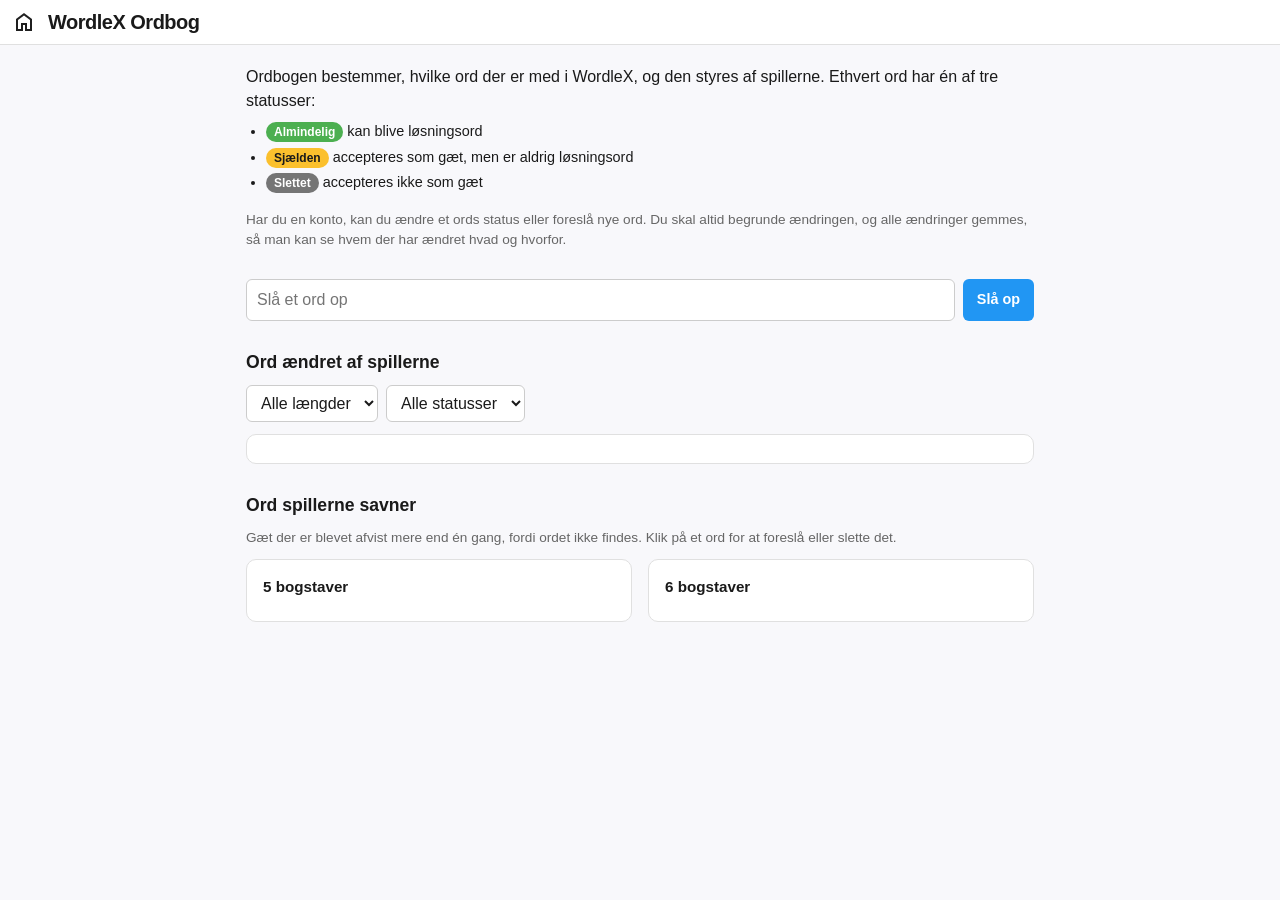
<file: ord/index.html>
<!DOCTYPE html>
<html lang="da">
<head>
	<meta charset="UTF-8">
	<meta name="viewport" content="width=device-width, initial-scale=1.0">
	<title>WordleX Ordbog – ordlisten bag dansk Wordle</title>
	<meta name="description" content="Den danske ordliste bag WordleX: søg i ordene, se hvilke der kan være løsningsord, og foreslå ændringer.">
	<link rel="canonical" href="https://wordlex.dk/ord/">
	<meta property="og:type" content="website">
	<meta property="og:site_name" content="WordleX">
	<meta property="og:locale" content="da_DK">
	<meta property="og:url" content="https://wordlex.dk/ord/">
	<meta property="og:title" content="WordleX Ordbog">
	<meta property="og:description" content="Den danske ordliste bag WordleX: søg i ordene, se hvilke der kan være løsningsord, og foreslå ændringer.">
	<meta property="og:image" content="https://wordlex.dk/wordlex.png">
	<meta property="og:image:width" content="896">
	<meta property="og:image:height" content="420">
	<meta property="og:image:alt" content="WordleX – dansk Wordle med 5 eller 6 bogstaver">
	<meta name="twitter:card" content="summary_large_image">
	<meta name="twitter:title" content="WordleX Ordbog">
	<meta name="twitter:description" content="Den danske ordliste bag WordleX: søg i ordene, se hvilke der kan være løsningsord, og foreslå ændringer.">
	<meta name="twitter:image" content="https://wordlex.dk/wordlex.png">
	<link rel="icon" href="../favicon.ico">
	<link rel="apple-touch-icon" href="../favicon.ico">
	<link rel="stylesheet" href="ord.css">
</head>
<body data-page="ordbog">
	<header class="toolbar">
		<div class="toolbar-left">
			<a class="home-link" id="home-link" href="../" title="Til forsiden" aria-label="Til forsiden"></a>
			<h1><a href="index.html">WordleX Ordbog</a></h1>
		</div>
		<div class="toolbar-right" id="nav"></div>
	</header>

	<main>
		<section>
			<p>Ordbogen bestemmer, hvilke ord der er med i WordleX, og den styres af spillerne. Ethvert ord har én af tre statusser:</p>
			<ul class="status-legend">
				<li><span class="badge badge-common">Almindelig</span> kan blive løsningsord</li>
				<li><span class="badge badge-rare">Sjælden</span> accepteres som gæt, men er aldrig løsningsord</li>
				<li><span class="badge badge-deleted">Slettet</span> accepteres ikke som gæt</li>
			</ul>
			<p class="muted"><span id="who-can-edit">Har du en konto</span>, kan du ændre et ords status eller foreslå nye ord. Du skal altid begrunde ændringen, og alle ændringer gemmes, så man kan se hvem der har ændret hvad og hvorfor.</p>
		</section>

		<section>
			<form class="search" id="search-form">
				<input type="search" id="search" placeholder="Slå et ord op" autocomplete="off" maxlength="6">
				<button class="btn" type="submit">Slå op</button>
			</form>
			<div id="search-error" class="error"></div>
		</section>

		<section>
			<h2 id="list-title">Ord ændret af spillerne</h2>
			<div class="filters">
				<select id="filter-length">
					<option value="">Alle længder</option>
					<option value="5">5 bogstaver</option>
					<option value="6">6 bogstaver</option>
				</select>
				<select id="filter-status">
					<option value="">Alle statusser</option>
					<option value="common">Almindelig</option>
					<option value="rare">Sjælden</option>
					<option value="deleted">Slettet</option>
				</select>
				<span id="filter-user"></span>
			</div>
			<div class="card scroll">
				<ul class="word-list" id="word-list"></ul>
			</div>
			<p style="margin-top:10px; text-align:center;"><button class="btn btn-secondary" id="more" hidden>Vis flere</button></p>
		</section>

		<section>
			<h2>Ord spillerne savner</h2>
			<p class="muted" style="margin-bottom:10px;">Gæt der er blevet afvist mere end én gang, fordi ordet ikke findes. Klik på et ord for at foreslå eller slette det.</p>
			<div class="columns">
				<div class="card scroll scroll-short"><h3 style="font-size:0.95rem; margin-bottom:6px;">5 bogstaver</h3><ul class="missing-list" id="missing-5"></ul></div>
				<div class="card scroll scroll-short"><h3 style="font-size:0.95rem; margin-bottom:6px;">6 bogstaver</h3><ul class="missing-list" id="missing-6"></ul></div>
			</div>
		</section>
	</main>

	<script src="ord.js"></script>
	<script>
		const params = new URLSearchParams(location.search);
		const filterUser = params.get('bruger') || '';
		let page = 0;

		document.getElementById('search-form').addEventListener('submit', e => {
			e.preventDefault();
			const word = document.getElementById('search').value.trim().toUpperCase();
			if (!/^[A-ZÆØÅ]{5,6}$/.test(word)) {
				document.getElementById('search-error').textContent = 'Skriv et ord på 5 eller 6 bogstaver (A-Å).';
				return;
			}
			location.href = wordUrl(word);
		});

		if (filterUser) {
			document.getElementById('list-title').textContent = `Ord ændret af ${filterUser}`;
			document.getElementById('filter-user').innerHTML =
				`<a href="index.html">Vis alle brugere</a> · <button class="link-btn" id="report-user">Anmeld ${esc(filterUser)}</button>`;
			document.getElementById('report-user').onclick = () => openReport({ username: filterUser });
		}

		['filter-length', 'filter-status'].forEach(id =>
			document.getElementById(id).addEventListener('change', () => loadList(true)));
		document.getElementById('more').onclick = () => { page++; loadList(false); };

		async function loadList(reset) {
			if (reset) page = 0;
			const data = await api('list', null, {
				length: document.getElementById('filter-length').value,
				status: document.getElementById('filter-status').value,
				user: filterUser,
				page
			});
			const list = document.getElementById('word-list');
			if (reset) list.innerHTML = '';

			if (reset && data.words.length === 0) {
				list.innerHTML = '<li class="muted">Ingen ændringer endnu.</li>';
			}
			for (const w of data.words) {
				const e = w.last_edit;
				const earlier = w.edit_count > 1
					? ` · <a href="${wordUrl(w.word)}">${w.edit_count - 1} tidligere ændring${w.edit_count > 2 ? 'er' : ''}</a>` : '';
				const li = document.createElement('li');
				li.innerHTML = `
					<div class="word-row">
						<a class="word" href="${wordUrl(w.word)}">${esc(w.word)}</a>
						${statusBadge(w.status)}
						${w.locked ? '<span class="badge badge-locked">Låst</span>' : ''}
					</div>
					<div class="edit-meta">${changeText(e)} af ${userLink(e.username)}, ${formatDate(e.created_at)}</div>
					<div class="comment">${esc(e.comment)}</div>
					<div class="edit-meta"><a href="${wordUrl(w.word, e.id)}">Se kommentaren</a>${earlier}</div>`;
				list.appendChild(li);
			}
			document.getElementById('more').hidden = !data.has_more;
		}

		async function loadMissing() {
			const data = await api('missing');
			for (const len of [5, 6]) {
				const rows = data.missing[len] || [];
				document.getElementById('missing-' + len).innerHTML = rows.length
					? rows.map(r => `<li><a class="word" href="${wordUrl(r.word)}">${esc(r.word)}</a><span class="muted">${r.count}×</span></li>`).join('')
					: '<li class="muted">Ingen</li>';
			}
		}

		loadMe().then(me => {
			if (me.min_games > 0) {
				document.getElementById('who-can-edit').textContent = `Har du en konto og har spillet mindst ${me.min_games} spil`;
			}
		});
		loadList(true);
		loadMissing();

		// Med tilbage-knappen viser browseren den gemte side fra før en redigering,
		// så login og listerne hentes igen
		window.addEventListener('pageshow', e => {
			if (e.persisted) { loadMe(); loadList(true); loadMissing(); }
		});
	</script>
</body>
</html>
</file>
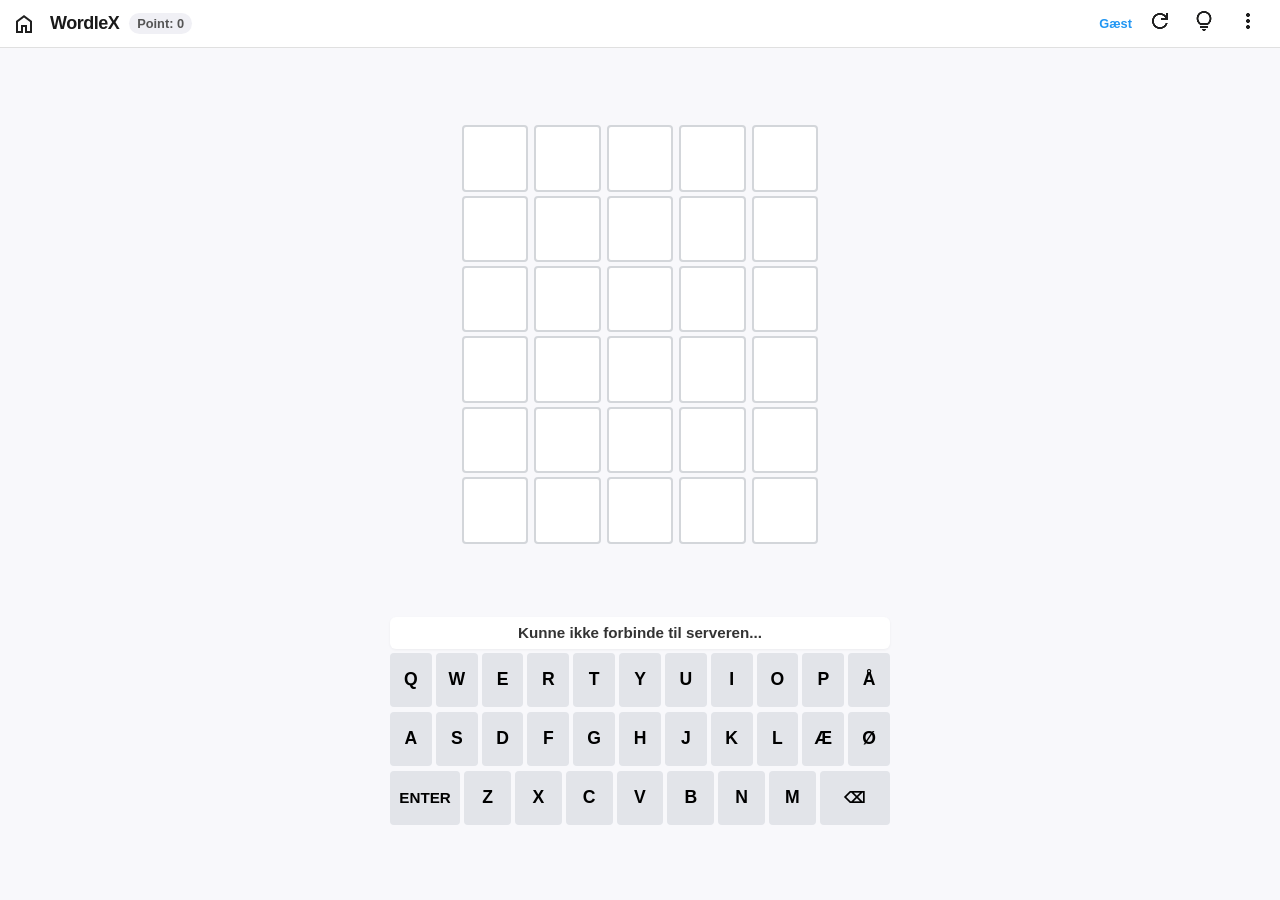
<file: w5/index.html>
<!DOCTYPE html>
<html lang="da">
<head>
    <meta charset="UTF-8">
    <meta name="viewport" content="width=device-width, initial-scale=1.0, maximum-scale=1.0, user-scalable=no, viewport-fit=cover">
	<title>WordleX 5 – Dansk Wordle med 5 bogstaver</title>
	<meta name="description" content="Spil WordleX 5 gratis: dansk Wordle med 5 bogstaver og 6 forsøg. Optjen point, kom på Top-100, og vær med til at bestemme ordlisten.">
	<link rel="canonical" href="https://w5.wordlex.dk/">
	<meta property="og:type" content="website">
	<meta property="og:site_name" content="WordleX">
	<meta property="og:locale" content="da_DK">
	<meta property="og:url" content="https://w5.wordlex.dk/">
	<meta property="og:title" content="WordleX 5 – Dansk Wordle med 5 bogstaver">
	<meta property="og:description" content="Spil WordleX 5 gratis: dansk Wordle med 5 bogstaver og 6 forsøg. Optjen point, kom på Top-100, og vær med til at bestemme ordlisten.">
	<meta property="og:image" content="https://wordlex.dk/wordlex.png">
	<meta property="og:image:width" content="896">
	<meta property="og:image:height" content="420">
	<meta property="og:image:alt" content="WordleX – dansk Wordle med 5 eller 6 bogstaver">
	<meta name="twitter:card" content="summary_large_image">
	<meta name="twitter:title" content="WordleX 5 – Dansk Wordle med 5 bogstaver">
	<meta name="twitter:description" content="Spil WordleX 5 gratis: dansk Wordle med 5 bogstaver og 6 forsøg. Optjen point, kom på Top-100, og vær med til at bestemme ordlisten.">
	<meta name="twitter:image" content="https://wordlex.dk/wordlex.png">
	<link rel="icon" href="favicon.ico">
	<link rel="apple-touch-icon" href="favicon.ico">
    <style>
		:root {
			--color-correct: #4caf50;
			--color-present: #fbc02d;
			--color-absent: #757575;
			--color-bg: #f8f8fb;
			--color-tile-border: #d3d6da;
			--color-key-bg: #e2e4e9;
			--color-text: #1a1a1a;
			--color-focus: #2196f3;
		}
		
		* { 
			box-sizing: border-box; 
			margin: 0; 
			padding: 0; 
			font-family: -apple-system, BlinkMacSystemFont, "Segoe UI", Roboto, sans-serif; 
			touch-action: manipulation;
		}

		body { 
			background-color: var(--color-bg); 
			color: var(--color-text); 
			display: flex; 
			flex-direction: column; 
			height: 100vh; 
			height: 100dvh; 
			overflow: hidden; 
			padding-bottom: env(safe-area-inset-bottom, 0px); 
		}

		header { display: flex; justify-content: space-between; align-items: center; padding: 4px 12px; border-bottom: 1px solid #e0e0e0; background: #fff; height: clamp(36px, 8vh, 48px); flex-shrink: 0; }
		.header-left { display: flex; align-items: center; gap: 10px; }
		h1 { font-size: clamp(1.1rem, 2vh, 1.4rem); font-weight: 800; letter-spacing: -0.5px; }
		.home-link { display: flex; padding: 4px; margin-left: -4px; border-radius: 4px; }
		.score-badge { background: #f0f0f5; padding: 3px 8px; border-radius: 12px; font-size: 0.8rem; font-weight: bold; color: #555; }
		.user-status { font-size: 0.8rem; color: #2196f3; font-weight: 600; cursor: pointer; margin-right: 4px; max-width: 90px; overflow: hidden; text-overflow: ellipsis; white-space: nowrap; }

		.header-actions { position: relative; display: flex; align-items: center; gap: 4px; }
		.score-badge { white-space: nowrap; }
		/* Når pladsen slipper op, er det brugernavnet der krymper (med …) */
		.header-left, .header-actions button { flex-shrink: 0; }
		.header-actions, .user-status { min-width: 0; }
		@media (max-width: 440px) {
			header { padding: 4px 8px; }
			.header-left { gap: 6px; }
			h1 { white-space: nowrap; }
			.score-label { display: none; }
			.header-actions { gap: 0; }
			.header-actions button { padding: 4px; }
			.user-status { max-width: 112px; }
		}
		@media (max-width: 360px) {
			h1 { font-size: 1rem; }
			.home-link { padding: 2px; margin-left: -2px; }
			.header-actions button { padding: 2px; }
			.user-status { max-width: 88px; }
		}
		.header-actions button { background: none; border: none; font-size: 1.2rem; cursor: pointer; padding: 4px 8px; border-radius: 4px; }

		.dropdown-menu { display: none; position: absolute; top: 100%; right: 0; background: white; box-shadow: 0 4px 12px rgba(0,0,0,0.15); border-radius: 8px; min-width: 170px; z-index: 200; overflow: hidden; margin-top: 4px; }
		.dropdown-menu.active { display: block; }
		.dropdown-menu button { width: 100%; text-align: left; padding: 10px 14px; background: none; border: none; font-size: 0.9rem; font-weight: 600; cursor: pointer; border-bottom: 1px solid #f0f0f0; }

		main { 
			flex: 1; 
			display: flex; 
			flex-direction: column; 
			align-items: center; 
			justify-content: space-between; 
			padding: 4px 8px; 
			width: 100%; 
			max-width: 600px; 
			margin: 0 auto; 
			overflow: hidden; 
		}

		.board-container { 
			display: grid; 
			grid-template-rows: repeat(6, 1fr); 
			gap: 4px; 
			padding: 2px; 
			width: 100%;
			max-width: 320px; 
		}
		.row { display: grid; grid-template-columns: repeat(5, 1fr); gap: 6px; }
		.tile { 
			width: 100%;
			aspect-ratio: 1; 
			border: 2px solid var(--color-tile-border); 
			display: flex; 
			justify-content: center; 
			align-items: center; 
			font-size: clamp(1.2rem, 4vh, 2rem); 
			font-weight: bold; 
			text-transform: uppercase; 
			border-radius: 4px; 
			background: #fff; 
			transition: transform 0.15s ease, background-color 0.3s ease; 
			user-select: none; 
		}
		.tile.editable { cursor: pointer; }
		.tile.focused { border-color: var(--color-focus) !important; box-shadow: 0 0 0 2px rgba(33, 150, 243, 0.3); }
		.tile[data-state="correct"] { background-color: var(--color-correct); color: white; border-color: var(--color-correct); }
		.tile[data-state="present"] { background-color: var(--color-present); color: white; border-color: var(--color-present); }
		.tile[data-state="absent"] { background-color: var(--color-absent); color: white; border-color: var(--color-absent); }

		.right-panel { 
			width: 100%; 
			max-width: 500px; 
			display: flex; 
			flex-direction: column; 
			gap: 4px; 
		}
		.message-box { 
			min-height: 32px; 
			display: flex; 
			align-items: center; 
			justify-content: center; 
			font-weight: 600; 
			font-size: clamp(0.8rem, 1.8vh, 0.95rem); 
			color: #333; 
			text-align: center; 
			background: #fff; 
			border-radius: 6px; 
			padding: 2px 8px; 
			box-shadow: 0 1px 3px rgba(0,0,0,0.05); 
		}

		.keyboard { display: flex; flex-direction: column; gap: 5px; width: 100%; }
		.keyboard-row { display: flex; justify-content: center; gap: 4px; width: 100%; }
		.key { 
			background-color: var(--color-key-bg); 
			border: none; 
			border-radius: 4px; 
			font-size: clamp(0.85rem, 2vh, 1.1rem); 
			font-weight: bold; 
			height: clamp(36px, 5.5vh, 58px); 
			flex: 1; 
			display: flex; 
			justify-content: center; 
			align-items: center; 
			cursor: pointer; 
			user-select: none; 
			-webkit-user-select: none; 
			text-transform: uppercase; 
		}
		.key.large { flex: 1.5; font-size: clamp(0.75rem, 1.8vh, 0.95rem); }
		.key[data-state="correct"] { background-color: var(--color-correct); color: white; }
		.key[data-state="present"] { background-color: var(--color-present); color: white; }
		.key[data-state="absent"] { background-color: var(--color-absent); color: white; }

		@media (max-width: 600px) and (orientation: portrait) {
			.board-container { max-width: 320px; }
		}

		@media (orientation: landscape) and (max-height: 500px) {
			main { 
				flex-direction: row !important; 
				align-items: center; 
				justify-content: center; 
				gap: 50px; 
				max-width: 100%; 
				padding: 4px 12px; 
			}
			.board-container { 
				flex-shrink: 0 !important;
				width: 230px !important;    
				max-width: 230px !important;
				margin-left: auto; 
			}
			.right-panel { 
				flex: 1; 
				max-width: 360px; 
				margin-right: auto; 
				gap: 4px; 
			}
			.key { height: clamp(32px, 11vh, 44px); }
		}

		@media (min-width: 600px) and (min-height: 700px) and (orientation: portrait) {
			main { max-width: 650px; justify-content: space-around; padding: 20px 16px; }
			.board-container { max-width: 420px; }
			.right-panel { max-width: 600px; gap: 14px; }
			.key { height: 68px; font-size: 1.3rem; }
		}

		@media (min-width: 600px) and (max-width: 1180px) and (min-height: 501px) and (orientation: landscape) {
			main { flex-direction: row; align-items: center; justify-content: space-evenly; max-width: 100%; padding: 8px 16px; gap: 20px; }
			.board-container { flex-shrink: 0; width: 38vw; max-width: 340px; }
			.right-panel { flex: 1; max-width: 520px; gap: 12px; }
			.key { height: 56px; font-size: 1.15rem; padding: 0 8px; }
		}

		@media (min-width: 1181px) {
			main { flex-direction: column; justify-content: space-evenly; align-items: center; max-width: 600px; }
			.board-container { max-width: 360px; }
			.right-panel { max-width: 500px; }
			.key { height: 54px; font-size: 1.1rem; }
		}

		.modal { display: none; position: fixed; top: 0; left: 0; width: 100%; height: 100%; background: rgba(0,0,0,0.5); justify-content: center; align-items: center; z-index: 300; }
		.modal.active { display: flex; }
		.modal-content { background: white; padding: 20px; border-radius: 12px; max-width: 380px; width: 90%; max-height: 85vh; overflow-y: auto; }
		.modal-header { display: flex; justify-content: space-between; align-items: center; margin-bottom: 12px; }
		.modal-footer { margin-top: 16px; display: flex; justify-content: flex-end; gap: 8px; }
		.btn { padding: 8px 14px; border: none; border-radius: 6px; font-weight: bold; cursor: pointer; }
		.btn-primary { background: #2196f3; color: white; }
		.btn-secondary { background: #e0e0e0; color: #333; }

		.form-group { margin-bottom: 12px; }
		.form-group label { display: block; font-size: 0.85rem; font-weight: bold; margin-bottom: 4px; }
		.form-group input { width: 100%; padding: 8px; border: 1px solid #ccc; border-radius: 4px; font-size: 1rem; }

		.word-list { list-style: none; display: grid; grid-template-columns: 1fr; gap: 6px; margin-top: 8px; max-height: 220px; overflow-y: auto; padding-right: 4px; }
		.word-list li { padding: 10px; background: #ffffff; border-radius: 6px; text-align: center; font-weight: bold; font-size: 1.05rem; letter-spacing: 2px; cursor: pointer; transition: background 0.15s ease; }
		.word-list li:hover { background: #2196f3; color: white; }
		.word-list::-webkit-scrollbar { width: 6px; }
		.word-list::-webkit-scrollbar-track { background: #f1f1f1; border-radius: 3px; }
		.word-list::-webkit-scrollbar-thumb { background: #ccc; border-radius: 3px; }
		.word-list::-webkit-scrollbar-thumb:hover { background: #aaa; }

		.points_hints { display: flex; justify-content: space-between; width: 100%; border-bottom: 1px dashed #eee; padding-bottom: 4px; margin-bottom: 8px; }
		
		/* === LEADERBOARD TABS (Opdateret Design) === */
		.tab-container {
			display: flex;
			background: #eef0f5;
			padding: 4px;
			border-radius: 10px;
			margin-bottom: 14px;
			gap: 4px;
		}

		.tab-btn {
			flex: 1;
			padding: 8px 14px;
			background: transparent;
			border: none;
			border-radius: 7px;
			font-weight: 700;
			font-size: 0.88rem;
			color: #666;
			cursor: pointer;
			transition: all 0.2s cubic-bezier(0.4, 0, 0.2, 1);
			outline: none;
			border-bottom: none; /* Fjerner den gamle streg helt */
		}

		.tab-btn:hover {
			color: #1a1a1a;
		}

		.tab-btn.active {
			background: #ffffff;
			color: #2196f3;
			box-shadow: 0 2px 6px rgba(0, 0, 0, 0.08);
		}

		/* Scrollbar og fast højde til Top-100 */
		.tab-content {
			display: none;
			max-height: 310px;
			overflow-y: auto;
			padding-right: 6px;
		}

		.tab-content.active {
			display: block;
		}

		.tab-content::-webkit-scrollbar {
			width: 6px;
		}
		.tab-content::-webkit-scrollbar-track {
			background: #f1f1f1;
			border-radius: 3px;
		}
		.tab-content::-webkit-scrollbar-thumb {
			background: #ccc;
			border-radius: 3px;
		}
		.tab-content::-webkit-scrollbar-thumb:hover {
			background: #aaa;
		}
		
		/* === ANIMATIONER === */

		/* 1. Flip-animation for afsløring af brikker */
		.tile.flip {
			animation: flipTile 0.5s ease forwards;
		}

		@keyframes flipTile {
			0% {
				transform: rotateX(0deg);
			}
			50% {
				transform: rotateX(90deg); /* Brikken står på højkant og farven skiftes i JS */
			}
			100% {
				transform: rotateX(0deg);
			}
		}

		/* 2. Shake-animation for ugyldige ord */
		.row.shake {
			animation: shakeRow 0.4s ease-in-out;
		}

		@keyframes shakeRow {
			0%, 100% { transform: translateX(0); }
			20%      { transform: translateX(-8px); }
			40%      { transform: translateX(8px); }
			60%      { transform: translateX(-5px); }
			80%      { transform: translateX(5px); }
		}
		
		.inline-icon {
			height: 1em;          /* Gør billedet nøjagtig lige så højt som teksten */
			width: auto;          /* Bevarer billedets proportionsforhold */
			vertical-align: -0.125em; /* Justerer placeringen vertikalt, så det flugter med teksten */
			display: inline-block;
		}

		.gold-text {
		  background: linear-gradient(
			100deg,
			#6b4e0a 0%,
			#b8860b 25%,
			#e8c158 40%,
			#fff6d5 50%,
			#e8c158 60%,
			#b8860b 75%,
			#5c4009 100%
		  );
		  background-size: 250% 100%;
		  background-position: 100% 0;

		  -webkit-background-clip: text;
		  -webkit-text-fill-color: transparent;
		  background-clip: text;
		  font-weight: 800;
		  display: inline-block;
		  
		  letter-spacing: 1px;

		  -webkit-text-stroke: 0.6px #5c4009;

		  filter: 
			drop-shadow(0px 1px 0px rgba(255, 255, 255, 0.3))
			drop-shadow(0px 1px 1px rgba(0, 0, 0, 0.5));

		  animation: shine 3s ease-in-out infinite;
		}

		@keyframes shine {
		  0% {
			background-position: 100% 0;
		  }
		  50% {
			background-position: 0% 0;
		  }
		  100% {
			background-position: 100% 0;
		  }
		}

    </style>

  <link rel="icon" href="favicon.ico">
</head>
<body>

    <header>
        <div class="header-left">
            <a id="home-link" class="home-link" href="https://wordlex.dk/" title="Til forsiden"><img src="images/home.svg" alt="Forside"></a>
            <h1>WordleX</h1>
            <div class="score-badge"><span class="score-label">Point: </span><span id="current-score">0</span></div>
        </div>
        <div class="header-actions">
            <div class="user-status" id="user-status" onclick="openLoginModal()">Gæst</div>
            <button id="btn-new-game" title="Nyt spil"><img src="images/refresh.png"></button>
            <button id="btn-hint" title="Hint"><img src="images/lightbulb.png"></button>
            <button id="btn-menu" title="Menu"><img src="images/more_vert.png"></button>
			<div class="dropdown-menu" id="dropdown-menu">
				<button id="menu-login-btn" onclick="openLoginModal()">Log ind / Opret</button>
				<button onclick="openLeaderboardModal()">Top-100</button>
				<button onclick="openStatsModal()">Statistik & Point</button>
				<button onclick="openWiki()">Ordbog</button>
				<button onclick="openHelpModal()">Hjælp & Regler</button>
				<button onclick="openAboutModal()">Om WordleX</button>
			</div>

        </div>
    </header>

    <main>
        <div class="board-container" id="board"></div>

        <div class="right-panel">
            <div class="message-box" id="message">Indlæser nyt spil...</div>
            <div class="keyboard" id="keyboard"></div>
        </div>
    </main>

    <div class="modal" id="modal">
        <div class="modal-content">
            <div class="modal-header">
                <h3 id="modal-title">Titel</h3>
                <button style="border:none;background:none;font-size:1.2rem;cursor:pointer;" onclick="closeModal()">✕</button>
            </div>
            <div id="modal-body"></div>
            <div class="modal-footer" id="modal-footer"></div>
        </div>
    </div>

	<script type="application/ld+json">
	{
	  "@context": "https://schema.org",
	  "@type": "WebApplication",
	  "name": "WordleX",
	  "url": "https://w5.wordlex.dk/",
	  "applicationCategory": "GameApplication",
	  "gamePlatform": "Web Browser, Android",
	  "operatingSystem": "All",
	  "inLanguage": "da",
	  "description": "Dansk Wordle med 5 bogstaver, point og en ordliste, som spillerne selv er med til at bestemme over.",
	  "offers": {
		"@type": "Offer",
		"price": "0",
		"priceCurrency": "DKK"
	  }
	}
	</script>

    <script>
        let currentGameId = null;
        let currentUser = null;
        let wikiUrl = null; // ordbogens adresse - kommer fra api.php?action=me
        let currentRow = 0;
        let currentTile = 0;
        let score = 0;
        let hintsUsed = 0;
        let gameOver = false;
        let boardState = Array(6).fill().map(() => Array(5).fill(''));

        // NB: point beregnes ikke her - de kommer autoritativt fra api.php.
        // Denne bruges kun til at afgøre om en grøn brik i en NY række er
        // "ny" eller en gentagelse, så beskeden ("Du fik X nye grønne...") bliver korrekt.
        let greenPositionsKnown = [false, false, false, false, false];

        let discoveredGreen = new Set();
        let discoveredYellow = new Set();
        let discoveredAbsent = new Set();

        const boardEl = document.getElementById('board');
        const keyboardEl = document.getElementById('keyboard');
        const scoreEl = document.getElementById('current-score');
        const messageEl = document.getElementById('message');
        const dropdownEl = document.getElementById('dropdown-menu');
        const userStatusEl = document.getElementById('user-status');
        const menuLoginBtn = document.getElementById('menu-login-btn');

        const KEYBOARD_ROWS = [
            ["Q", "W", "E", "R", "T", "Y", "U", "I", "O", "P", "Å"],
            ["A", "S", "D", "F", "G", "H", "J", "K", "L", "Æ", "Ø"],
            ["ENTER", "Z", "X", "C", "V", "B", "N", "M", "DELETE"]
        ];

        async function checkAuthStatus() {
            try {
                const res = await fetch('api.php?action=me');
                const data = await res.json();
                wikiUrl = data.wiki_url || null;
                if (data.site_url) document.getElementById('home-link').href = data.site_url;
                if (data.logged_in) {
                    currentUser = data.username;
                    userStatusEl.innerText = currentUser;
                    menuLoginBtn.innerText = "Log ud";
                    menuLoginBtn.onclick = handleLogout;
                } else {
                    currentUser = null;
                    userStatusEl.innerText = "Gæst";
                    menuLoginBtn.innerText = "Log ind / Opret";
                    menuLoginBtn.onclick = openLoginModal;
                }
            } catch(e){}
        }

		async function startNewGame() {
			currentRow = 0;
			currentTile = 0;
			score = 0;
			hintsUsed = 0;
			gameOver = false;
			isSubmitting = false; 
            boardState = Array(6).fill().map(() => Array(5).fill(''));
            greenPositionsKnown = [false, false, false, false, false];

            discoveredGreen.clear();
            discoveredYellow.clear();
            discoveredAbsent.clear();

            updateScoreDisplay();
            showMessage("Henter spil...");
            buildUI();

            try {
                const response = await fetch('api.php?action=start');
                const data = await response.json();
                
                if (data.game_id) {
                    currentGameId = data.game_id;
                    showMessage("Gæt ordet på 5 bogstaver");
                    updateFocusTile();
                } else {
                    showMessage("Fejl ved oprettelse af spil....");
                }
            } catch (err) {
                showMessage("Kunne ikke forbinde til serveren...");
            }
        }
        
        function handleNewGameRequest() {
    // Hvis spillet allerede er slut, eller hvis spilleren ikke har foretaget nogen gæt endnu på første række,
    // kan vi bare starte et nyt spil med det samme uden at spørge.
    if (gameOver || (currentRow === 0 && boardState[0].every(c => c === ''))) {
        startNewGame();
        return;
    }

    // Hvis et spil er i gang, beder vi om bekræftelse
    showModal("Afbryd spil?", 
        `<p>Er du sikker på, at du vil afbryde det igangværende spil?</p>
         <p style="margin-top:8px; font-size:0.85rem; color:#666;">Du beholder de point, du har fået indtil nu, og spillet tæller med i din statistik.</p>`,
        [
            { text: "Nej, fortsæt spil", class: "btn-secondary", action: closeModal },
            { text: "Ja, afbryd spil", class: "btn-primary", action: confirmAbandonGame }
        ]
    );
}

		async function confirmAbandonGame() {
			closeModal();
			gameOver = true;
			if (!currentUser && currentRow > 0) {
				saveLocalStats(Math.max(0, Math.round(score)), hintsUsed);
			}

			try {
				const res = await fetch('api.php?action=abandon', {
					method: 'POST',
					headers: { 'Content-Type': 'application/json' },
					body: JSON.stringify({ game_id: currentGameId })
				});
				const data = await res.json();

				const secretWord = data.secret_word || "Ukendt";

				showModal("Spil afbrudt", 
					`<p>Spillet er afbrudt.</p>
					 <p style="margin-top:10px;">Løsningsordet var: <b style="font-size:1.1rem; color:#000000;">${secretWord}</b></p>`,
					[
						{ text: "Start nyt spil", class: "btn-primary", action: () => { closeModal(); startNewGame(); } }
					]
				);
			} catch(e) {
				startNewGame();
			}
		}

        function buildUI() {
            boardEl.innerHTML = '';
            for (let r = 0; r < 6; r++) {
                const rowEl = document.createElement('div');
                rowEl.className = 'row';
                for (let c = 0; c < 5; c++) {
                    const tile = document.createElement('div');
                    tile.className = 'tile';
                    tile.id = `tile-${r}-${c}`;
                    tile.addEventListener('click', () => handleTileClick(r, c));
                    rowEl.appendChild(tile);
                }
                boardEl.appendChild(rowEl);
            }

            keyboardEl.innerHTML = '';
            KEYBOARD_ROWS.forEach(row => {
                const rowEl = document.createElement('div');
                rowEl.className = 'keyboard-row';
                row.forEach(key => {
                    const btn = document.createElement('button');
                    btn.className = 'key' + (key.length > 1 ? ' large' : '');
                    btn.innerText = key === 'DELETE' ? '⌫' : key;
                    btn.dataset.key = key;
                    btn.addEventListener('click', () => handleKeyPress(key));
                    rowEl.appendChild(btn);
                });
                keyboardEl.appendChild(rowEl);
            });
        }

        function handleTileClick(row, col) {
            if (gameOver || row !== currentRow) return;
            currentTile = col;
            updateFocusTile();
        }

        function updateFocusTile() {
            document.querySelectorAll('.tile').forEach(t => t.classList.remove('focused', 'editable'));
            if (gameOver) return;

            for (let c = 0; c < 5; c++) {
                const tile = document.getElementById(`tile-${currentRow}-${c}`);
                if (tile) tile.classList.add('editable');
            }

            const activeTile = document.getElementById(`tile-${currentRow}-${currentTile}`);
            if (activeTile) activeTile.classList.add('focused');
        }

		document.addEventListener('keydown', (e) => {
			if (gameOver) return;

			// Hvis brugeren er i gang med at skrive i et inputfelt (fx login-modalen), skal spillets genveje ignoreres
			if (e.target.tagName === 'INPUT' || e.target.tagName === 'TEXTAREA') {
				return;
			}

			let key = e.key.toUpperCase();

			if (key === 'ENTER') {
				e.preventDefault(); // Forhindrer at Enter genudløser seneste fokuserede knap/element
				handleKeyPress('ENTER');
			} else if (key === 'BACKSPACE' || e.key === '\\') {
				e.preventDefault();
				handleKeyPress('DELETE');
			} else if (key === 'DELETE') {
				e.preventDefault();
				handleKeyPress('PHYSICAL_DELETE');
			} else if (key === 'ARROWLEFT' && currentTile > 0) { 
				e.preventDefault();
				currentTile--; 
				updateFocusTile(); 
			} else if (key === 'ARROWRIGHT' && currentTile < 4) { 
				e.preventDefault();
				currentTile++; 
				updateFocusTile(); 
			} else if (/^[A-ZÆØÅ]$/.test(key)) {
				handleKeyPress(key);
			}
		});

		function handleKeyPress(key) {
			if (gameOver) return;

			if (key === 'DELETE') {
				if (boardState[currentRow][currentTile] !== '') {
					boardState[currentRow][currentTile] = '';
					const tile = document.getElementById(`tile-${currentRow}-${currentTile}`);
					if (tile) tile.innerText = '';
				} else if (currentTile > 0) {
					currentTile--;
					boardState[currentRow][currentTile] = '';
					const tile = document.getElementById(`tile-${currentRow}-${currentTile}`);
					if (tile) tile.innerText = '';
				}
				updateFocusTile();
			} else if (key === 'PHYSICAL_DELETE') {
				boardState[currentRow][currentTile] = '';
				const tile = document.getElementById(`tile-${currentRow}-${currentTile}`);
				if (tile) tile.innerText = '';
				updateFocusTile();
			} else if (key === 'ENTER') {
				const filledCount = boardState[currentRow].filter(c => c !== '').length;
				if (filledCount === 5) {
					submitGuess();
				} else {
					showMessage("Udfyld alle 5 felter!");
				}
			} else if (/^[A-ZÆØÅ]$/.test(key)) {
				boardState[currentRow][currentTile] = key;
				const tile = document.getElementById(`tile-${currentRow}-${currentTile}`);
				if (tile) tile.innerText = key;
				if (currentTile < 4) currentTile++;
				updateFocusTile();
			}
		}

		// Global variabel til at forhindre dobbelt-kald / hurtige tryk på Enter
		let isSubmitting = false;

		async function submitGuess() {
			// Hvis et gæt allerede er igang med at blive behandlet eller spillet er slut, så afbryd
			if (isSubmitting || gameOver) return;

			const guess = boardState[currentRow].join('');
			if (guess.length !== 5) return;

			// Lås funktionen
			isSubmitting = true;

			try {
				const res = await fetch('api.php?action=guess', {
					method: 'POST',
					headers: { 'Content-Type': 'application/json' },
					body: JSON.stringify({ game_id: currentGameId, guess: guess })
				});
				const data = await res.json();

				// SCENARIE: Ugyldigt ord -> Ryst linjen!
				if (!data.valid) {
					if (data.unknown_word) {
						showMessageWithWordLink(data.message + '.', 'Foreslå ordet', data.unknown_word);
					} else {
						showMessage(data.message || "Ugyldigt ord!");
					}
					
					const currentRowEl = boardEl.children[currentRow];
					if (currentRowEl) {
						currentRowEl.classList.add('shake');
						setTimeout(() => {
							currentRowEl.classList.remove('shake');
						}, 400); // Fjern klassen igen efter animationen (400ms)
					}
					// Lås op igen, da turen ikke er gennemført
					isSubmitting = false;
					return;
				}

				clearMessage();

				let newGreens = 0;
				let newYellows = 0;

				// SCENARIE: Gyldigt ord -> Vend felt for felt fra venstre mod højre
				data.result.forEach((state, col) => {
					const tile = document.getElementById(`tile-${currentRow}-${col}`);
					const letter = guess[col];

					if (tile) {
						// Tidsforskydning: 0ms, 150ms, 300ms, 450ms, 600ms
						tile.style.animationDelay = `${col * 150}ms`;
						tile.classList.add('flip');

						// Skift farven midtvejs i flippet (250ms efter felts animation starter)
						setTimeout(() => {
							tile.innerText = letter;
							tile.dataset.state = state;
						}, (col * 150) + 250);
					}

					// Tæller kun "nye" grønne/gule til beskeden - selve pointene
					// (guess_score/total_score) kommer autoritativt fra serveren nedenfor.
					if (state === 'correct') {
						if (!greenPositionsKnown[col]) {
							greenPositionsKnown[col] = true;
							newGreens++;
						}
					} else if (state === 'present') {
						if (!discoveredYellow.has(letter) && !discoveredGreen.has(letter)) {
							newYellows++;
						}
					}

					// Opdater skærmtastaturet
					setTimeout(() => {
						const keyBtn = document.querySelector(`.key[data-key="${letter}"]`);
						if (keyBtn) {
							if (state === 'correct') {
								keyBtn.dataset.state = 'correct';
								discoveredGreen.add(letter);
							} else if (state === 'present' && keyBtn.dataset.state !== 'correct') {
								keyBtn.dataset.state = 'present';
								discoveredYellow.add(letter);
							} else if (state === 'absent' && !keyBtn.dataset.state) {
								keyBtn.dataset.state = 'absent';
								discoveredAbsent.add(letter);
							}
						}
					}, (col * 150) + 250);
				});

				// Point kommer 100% fra serveren - klienten
				// regner intet selv, den spejler blot api.php's autoritative tal.
				const guessScore = data.guess_score;
				score = data.total_score;

				// Vent med at vise slutbeskeder / opdatere næste række til den sidste brik har vendt færdig
				const totalAnimationTime = (4 * 150) + 500; // ~1100ms

				setTimeout(() => {
					updateScoreDisplay();

					if (data.is_correct) {
						const rowMessages = [
							'Vildt imponerende! Du fik ', 
							'Wouw... imponerende! Du fik ', 
							'Rigtig flot! Du fik ', 
							'Flot! Du fik ', 
							'Yes! Du fik ', 
							'Du nåede det lige! Du fik '
						];
						showMessageWithWordLink(`${rowMessages[currentRow]} ${Math.round(score)} point.`, 'Om ordet', data.secret_word);
						endGame(true);
					} else if (data.is_finished) {
						showMessageWithWordLink(`Løsningsordet var: ${data.secret_word}. Du fik ${Math.max(0, Math.round(score))} point.`, 'Om ordet', data.secret_word);
						endGame(false);
					} else {
						const isFirstRow = (currentRow === 0);
						const prefix = isFirstRow ? '' : ' ny';
						const prefixPlural = isFirstRow ? '' : ' nye';

						let parts = [];
						if (newGreens > 0) {
							parts.push(`${newGreens}${newGreens > 1 ? prefixPlural : prefix} grøn${newGreens > 1 ? 'ne' : ''}`);
						}
						if (newYellows > 0) {
							parts.push(`${newYellows}${newYellows > 1 ? prefixPlural : prefix} gul${newYellows > 1 ? 'e' : ''}`);
						}

						if (parts.length > 0) {
							showMessage(`Du fik ${parts.join(' og ')} ( +${Math.round(guessScore)} point )`);
						} else {
							showMessage(`Ingen nye brikker ( 0 point )`);
						}
						currentRow++;
						currentTile = 0;
						updateFocusTile();
					}

					// Lås op igen for næste gæt, når hele animationen og tilstandsopdateringen er gennemført
					isSubmitting = false;
				}, totalAnimationTime);

			} catch (err) {
				showMessage("Der opstod en netværksfejl.");
				// Lås op hvis der skete en netværksfejl, så brugeren kan prøve igen
				isSubmitting = false;
			}
		}

        /* --- HINT SYSTEM --- */

		async function handleHintRequest() {
			if (gameOver) return;

			// Gratis start-ord på Række 1
			if (currentRow === 0) {
				applyStartWordHint();
				return;
			}

			// Serveren kender alle gæt og bygger selv filteret til både pris og liste.
			const payload = { game_id: currentGameId };

			// Forhåndsvisning af prisen - selve betalingen sker i get_matching_words.
			let matchCount = null;
			let price = 25;
			try {
				const res = await fetch('api.php?action=count_matching_words', {
					method: 'POST',
					headers: { 'Content-Type': 'application/json' },
					body: JSON.stringify(payload)
				});
				const data = await res.json();
				matchCount = data.count;
				price = data.price;
			} catch (e) {
				matchCount = null;
			}

			const countText = (matchCount !== null)
				? `<p style="margin-top:6px; font-size:0.85rem; color:#666;">Der er ${matchCount} mulige løsningsord tilbage.</p>`
				: '';

			showModal("Vis Matchende Ord", 
				`<p>Vil du se en liste over mulige ord baseret på dine fundne bogstaver?</p>
				${countText}
				 <p style="margin-top:8px;">Pris: <b>${price} point</b></p>`,
				[
					{ text: "Afvis", class: "btn-secondary", action: closeModal },
					{ text: `Vis Liste (${price} pt)`, class: "btn-primary", action: () => showMatchingWordsModal(payload) }
				]
			);
		}

        async function applyStartWordHint() {
			hintsUsed++;
			closeModal();

			showMessage("Henter start-ord...");
			try {
				const res = await fetch('api.php?action=get_random_word', {
					method: 'POST',
					headers: { 'Content-Type': 'application/json' },
					body: JSON.stringify({ game_id: currentGameId })
				});
				const data = await res.json();
				if (data.word) {
					selectWordFromList(data.word);
					showMessage(`Hint: Prøv ordet '${data.word}'`);
				}
				// Gratis hint, men spejl evt. server-total for en sikkerheds skyld
				if (typeof data.total_score === 'number') {
					score = data.total_score;
					updateScoreDisplay();
				}
			} catch(e) {
				showMessage("Kunne ikke hente hint.");
			}
		}

        async function showMatchingWordsModal(payload) {
            hintsUsed++;
            closeModal();

            showMessage("Henter matchende ord...");

            try {
                const res = await fetch('api.php?action=get_matching_words', {
                    method: 'POST',
                    headers: { 'Content-Type': 'application/json' },
                    body: JSON.stringify(payload)
                });
                const data = await res.json();
                const list = data.words || [];

                // Prisen er nu trukket server-side - vi spejler blot resultatet.
                if (typeof data.total_score === 'number') {
                    score = data.total_score;
                    updateScoreDisplay();
                }

                let listHtml = '<ul class="word-list">';
                if (Array.isArray(list) && list.length > 0) {
                    list.forEach(w => {
                        listHtml += `<li onclick="selectWordFromList('${w}')">${w}</li>`;
                    });
                } else {
                    listHtml += '<p>Ingen matchende ord fundet.</p>';
                }
                listHtml += '</ul>';

                showModal("Mulige Ord", listHtml, [{ text: "Luk", class: "btn-secondary", action: closeModal }]);
            } catch (err) {
                showModal("Fejl", "<p>Kunne ikke hente ordlisten.</p>", [{ text: "Luk", class: "btn-secondary", action: closeModal }]);
            }
        }

        function selectWordFromList(word) {
            closeModal();
            for (let i = 0; i < 5; i++) {
                boardState[currentRow][i] = word[i];
                const tile = document.getElementById(`tile-${currentRow}-${i}`);
                if (tile) tile.innerText = word[i];
            }
            currentTile = 4;
            updateFocusTile();
        }

        /* --- LOGIN & REGISTRERING MODAL --- */
        function openLoginModal() {
            dropdownEl.classList.remove('active');
            const html = `
                <div class="form-group">
                    <label>Brugernavn</label>
                    <input type="text" id="login-username" maxlength="20" autocomplete="off">
                    
                </div>
                <div class="form-group">
                    <label>Kodeord</label>
                    <input type="password" id="login-password">
                </div>
                <div id="auth-error" style="color:red;font-size:0.85rem;margin-bottom:8px;"></div>
            `;

            showModal("Log ind / Opret bruger", html, [
                { text: "Opret ny", class: "btn-secondary", action: handleRegister },
                { text: "Log ind", class: "btn-primary", action: handleLogin }
            ]);
        }

		async function handleLogin() {
			const u = document.getElementById('login-username').value;
			const p = document.getElementById('login-password').value;

			const res = await fetch('api.php?action=login', {
				method: 'POST',
				headers: {'Content-Type': 'application/json'},
				body: JSON.stringify({ username: u, password: p })
			});
			const data = await res.json();

			if (data.success) {
				// GEM LOKALT PÅ ENHEDEN
				localStorage.setItem('wordlex_user', JSON.stringify({ username: data.username }));
				
				closeModal();
				checkAuthStatus();
				showMessage(`Velkommen tilbage, ${data.username}!`);
			} else {
				document.getElementById('auth-error').innerText = data.message;
			}
		}

        async function handleRegister() {
            const errorEl = document.getElementById('auth-error');
            const u = document.getElementById('login-username').value.trim();
            const p = document.getElementById('login-password').value;

            if (u.length === 0) {
                errorEl.innerText = "Indtast venligst et brugernavn.";
                return;
            }

            if (u.length > 20) {
                errorEl.innerText = "Brugernavnet må højst være 20 tegn.";
                return;
            }

            if (p.length === 0) {
                errorEl.innerText = "Indtast venligst et kodeord.";
                return;
            }

            const res = await fetch('api.php?action=register', {
                method: 'POST',
                headers: {'Content-Type': 'application/json'},
                body: JSON.stringify({ username: u, password: p })
            });
            const data = await res.json();

            if (data.success) {
                closeModal();
                checkAuthStatus();
                showMessage(`Velkommen ${data.username}!`);
            } else {
                errorEl.innerText = data.message;
            }
        }

		async function handleLogout() {
			dropdownEl.classList.remove('active');
			
			// FJERN FRA LOKAL LAGER
			localStorage.removeItem('wordlex_user');
			
			await fetch('api.php?action=logout');
			checkAuthStatus();
			showMessage("Du er nu logget ud...");
		}

		async function openLeaderboardModal() {
			dropdownEl.classList.remove('active');

			try {
				const res = await fetch('api.php?action=leaderboard');
				const data = await res.json();

				const highList = data.high_score || [];
				const avgList = data.avg_score || [];

				const renderList = (items, keyName, labelSuffix) => {
					if (!items || items.length === 0) return "<p>Ingen spillere endnu...</p>";
					
					let html = '<ol style="padding-left: 32px; padding-bottom: 8px; margin: 0;">';

					items.forEach(item => {
						const val = Math.round(parseFloat(item[keyName] || 0));
						const isGold = (val === 1000);
						
						html += `
							<li style="margin-bottom: 8px; border-bottom: 1px dashed #eee; padding-bottom: 4px;">
								<div style="display: flex; justify-content: space-between; width: 100%;">`;

						if (isGold) {
							html += `
								<span class="gold-text">🏆 <b>${item.username}</b></span>
								<span class="gold-text"><b>${val} ${labelSuffix}</b></span>`;
						} else {
							html += `
								<span><b>${item.username}</b></span>
								<span><b>${val} ${labelSuffix}</b></span>`;
						}

						html += `
								</div>
							</li>`;
					});
					html += '</ol>';
					return html;
				};

				const modalHtml = `
					<div class="tab-container">
						<button class="tab-btn active" id="tab-btn-high" onclick="switchLeaderboardTab('high')">Highscore</button>
						<button class="tab-btn" id="tab-btn-avg" onclick="switchLeaderboardTab('avg')">Gennemsnit</button>
					</div>
					<div id="tab-content-high" class="tab-content active">
						${renderList(highList, 'high_score', 'pt')}
					</div>
					<div id="tab-content-avg" class="tab-content">
						${renderList(avgList, 'avg_score', 'point/spil')}
					</div>
				`;

				showModal("Top-100", modalHtml, [{ text: "Luk", class: "btn-primary", action: closeModal }]);
			} catch (err) {
				showModal("Top-100 Fejl", "<p>Kunne ikke hente leaderboard.</p>", [{ text: "Luk", class: "btn-secondary", action: closeModal }]);
			}
		}

        function switchLeaderboardTab(tabName) {
            const btnHigh = document.getElementById('tab-btn-high');
            const btnAvg = document.getElementById('tab-btn-avg');
            const contentHigh = document.getElementById('tab-content-high');
            const contentAvg = document.getElementById('tab-content-avg');

            if (tabName === 'high') {
                btnHigh.classList.add('active');
                btnAvg.classList.remove('active');
                contentHigh.classList.add('active');
                contentAvg.classList.remove('active');
            } else {
                btnAvg.classList.add('active');
                btnHigh.classList.remove('active');
                contentAvg.classList.add('active');
                contentHigh.classList.remove('active');
            }
        }

        document.getElementById('btn-new-game').onclick = handleNewGameRequest;
        document.getElementById('btn-hint').onclick = handleHintRequest;
        document.getElementById('btn-menu').onclick = (e) => { e.stopPropagation(); dropdownEl.classList.toggle('active'); };
        document.addEventListener('click', () => dropdownEl.classList.remove('active'));

        function showMessage(msg) { messageEl.innerText = msg; }
        function clearMessage() { messageEl.innerText = ''; }

        // Besked med et link til et ord i ordbogen (åbnes i ny fane, så spillet ikke går tabt)
        function showMessageWithWordLink(msg, linkText, word) {
            messageEl.textContent = msg;
            if (!wikiUrl) return;
            // Tekst og link i ét element - ellers fjerner flexboxen mellemrummet imellem
            const span = document.createElement('span');
            span.textContent = msg + ' ';
            const a = document.createElement('a');
            a.href = wikiUrl + 'ord.html?ord=' + encodeURIComponent(word);
            a.target = '_blank';
            a.rel = 'noopener';
            a.textContent = linkText;
            span.appendChild(a);
            messageEl.replaceChildren(span);
        }

        function openWiki() {
            dropdownEl.classList.remove('active');
            if (wikiUrl) window.location.href = wikiUrl;
        }
        function updateScoreDisplay() { scoreEl.innerText = Math.round(score); }

		async function endGame(won) {
			gameOver = true;
			updateFocusTile();

			// Loggede-ind brugeres point føres over på leaderboardet af serveren
			// efter hvert gæt (se creditLeaderboard i lib/api.php). Gæster gemmer
			// kun lokalt i browseren.
			if (!currentUser) {
				saveLocalStats(Math.max(0, Math.round(score)), hintsUsed);
			}
		}

		function saveLocalStats(finalScore, hints) {
			const stats = JSON.parse(localStorage.getItem('wordle_stats_v2')) || { 
				gamesPlayed: 0, 
				totalScore: 0, 
				hintsUsed: 0, 
				highScore: 0 
			};

			stats.gamesPlayed++;
			stats.totalScore += finalScore;
			stats.hintsUsed += hints;

			if (finalScore > (stats.highScore || 0)) {
				stats.highScore = finalScore;
			}

			localStorage.setItem('wordle_stats_v2', JSON.stringify(stats));
		}

		function clearLocalStats() {
			if (confirm("Er du sikker på, at du vil slette dine lokale statistikdata for Gæst?")) {
				localStorage.removeItem('wordle_stats_v2');
				openStatsModal(); // Genindlæs modalen så ændringen ses med det samme
			}
		}

		async function openStatsModal() {
			dropdownEl.classList.remove('active');

			// 1. Hent lokale stats fra browseren (Gæst)
			const localStats = JSON.parse(localStorage.getItem('wordle_stats_v2')) || { 
				gamesPlayed: 0, 
				totalScore: 0, 
				hintsUsed: 0, 
				highScore: 0 
			};
			const localAvg = localStats.gamesPlayed > 0 
				? (localStats.totalScore / localStats.gamesPlayed).toFixed(1) 
				: 0;

			// 2. Hent databasestats hvis brugeren er logget ind
			let dbStats = null;
			if (currentUser) {
				try {
					const res = await fetch('api.php?action=user_stats');
					const data = await res.json();
					if (data.logged_in && data.stats) {
						dbStats = data.stats;
					}
				} catch (e) {
					console.error("Kunne ikke hente brugerstatistik fra server:", e);
				}
			}

			// Byg HTML med 16px padding til højre for at friholde teksten fra scrollbaren
			let html = `<div style="max-height: 320px; overflow-y: auto; padding-right: 16px;">`;

			// Blok 1: Gæst / Lokale data (VISES KUN HVIS gamesPlayed > 0)
			if (localStats.gamesPlayed > 0) {
				html += `
					<div style="display: flex; justify-content: space-between; align-items: center; border-bottom: 2px solid #555; margin-bottom: 8px; padding-bottom: 4px;">
						<h4 style="color: #555; margin: 0;">Gæst (på denne enhed)</h4>
						<a href="#" onclick="clearLocalStats(); return false;" style="color: #e53935; font-size: 0.8rem; font-weight: bold; text-decoration: none;">(Slet)</a>
					</div>
					<div class="points_hints"><b>Spillede spil:</b> <span>${localStats.gamesPlayed}</span></div>
					<div class="points_hints"><b>Brugte hints:</b> <span>${localStats.hintsUsed}</span></div>
					<div class="points_hints"><b>Max-score:</b> <span>${localStats.highScore || 0} point</span></div>
					<div class="points_hints" style="margin-bottom: 16px;"><b>Gennemsnit:</b> <span>${localAvg} point</span></div>
				`;
			}

			// Blok 2: Logget ind brugernavn (Database data)
			if (currentUser && dbStats) {
				html += `
					<div style="display: flex; justify-content: space-between; align-items: center; border-bottom: 2px solid #2196f3; margin-top: ${localStats.gamesPlayed > 0 ? '12px' : '0px'}; margin-bottom: 8px; padding-bottom: 4px;">
						<h4 style="margin: 0; color: #2196f3;">${currentUser}</h4>
						<a href="#" onclick="openDeleteAccountModal(); return false;" style="color: #e53935; font-size: 0.8rem; font-weight: bold; text-decoration: none;">(Slet)</a>
					</div>
					<div class="points_hints"><b>Spillede spil:</b> <span>${dbStats.games_played}</span></div>
					<div class="points_hints"><b>Brugte hints:</b> <span>${dbStats.hints_used}</span></div>
					<div class="points_hints"><b>Max-score:</b> <span>${dbStats.high_score} point</span></div>
					<div class="points_hints"><b>Gennemsnit:</b> <span>${dbStats.avg_score} point</span></div>
				`;
			}

			if (!currentUser) {
				html += `
					<p style="font-size: 0.82rem; color: #777; margin-top: 12px; font-style: italic;">
						Tip: Log ind eller opret en bruger for at gemme din statistik online og deltage på Top-100 listen.
					</p>
				`;
			}

			html += `</div>`;

			showModal("Statistik & Point", html, [{ text: "Luk", class: "btn-primary", action: closeModal }]);
		}
        function openAboutModal() {
            dropdownEl.classList.remove('active');
            showModal("Om WordleX", "<p>Klassisk Wordle udvidet med point, ordliste og Top-100. </p><br><p>Idé og vibe-kode: Thomas Jensen</p><br><p>Kontakt: <a href='mailto:info@wordlex.dk'>info@wordlex.dk</a></p>", [{ text: "Luk", class: "btn-secondary", action: closeModal }]);
        }

		function openHelpModal() {
			dropdownEl.classList.remove('active');
			
			const html = `
				<div style="line-height: 1.5; font-size: 0.9rem; color: #333;">
					<p><strong>WordleX</strong> er et gratis dansk ordspil online. Gæt det hemmelige ord på <strong>5 bogstaver</strong> på maksimalt 6 forsøg.</p>
					
					<h4 style="margin-top: 12px; margin-bottom: 6px; font-size: 0.95rem; color: #1a1a1a;">Sådan spiller du:</h4>
					<ul style="padding-left: 18px; margin-bottom: 12px;">
						<li><b style="color: #4caf50;">Grøn:</b> Bogstavet er i ordet og placeret korrekt.</li>
						<li><b style="color: #fbc02d;">Gul:</b> Bogstavet findes i ordet, men sidder på en anden plads.</li>
						<li><b style="color: #757575;">Grå:</b> Bogstavet indgår ikke i ordet.</li>
					</ul>

					<h4 style="margin-top: 12px; margin-bottom: 6px; font-size: 0.95rem; color: #1a1a1a;">Wordle med Point:</h4>
					<p>Du får point for hver ny grøn og gul brik - jo tidligere, jo flere. Alle 5 rigtige i første forsøg giver 1.000 point. En gul er halvt så meget værd som en grøn. Ordlisten koster point, og prisen stiger jo færre mulige ord der er tilbage.</p>
					
					<h4 style="margin-top: 12px; margin-bottom: 6px; font-size: 0.95rem; color: #1a1a1a;">Brug for et tip?</h4>
					<p>Start gerne med et ord med mange vokaler. Hvis du går i stå, kan du benytte <img src="images/lightbulb.png" alt="Hint" class="inline-icon">-ikonet til at få hints mod point.</p>
				</div>
			`;

			showModal("Hjælp & Regler", html, [{ text: "Luk", class: "btn-primary", action: closeModal }]);
		}

		
        function showModal(title, bodyHtml, buttons) {
            document.getElementById('modal-title').innerText = title;
            document.getElementById('modal-body').innerHTML = bodyHtml;
            const footer = document.getElementById('modal-footer');
            footer.innerHTML = '';
            buttons.forEach(b => {
                const btn = document.createElement('button');
                btn.className = `btn ${b.class}`;
                btn.innerText = b.text;
                btn.onclick = b.action;
                footer.appendChild(btn);
            });
            document.getElementById('modal').classList.add('active');
        }

		function openDeleteAccountModal() {
			closeModal(); // Luk statistik-modalen

			const html = `
				<p style="margin-bottom: 12px;">Vælg hvad du ønsker at slette for kontoen <b>${currentUser}</b>:</p>
				<div style="display: flex; flex-direction: column; gap: 10px;">
					<label style="display: flex; align-items: flex-start; gap: 8px; cursor: pointer;">
						<input type="radio" name="delete_option" value="stats_only" checked style="margin-top: 3px;">
						<span><b>Nulstil kun statistik & point</b><br><small style="color: #666;">Beholder dit brugernavn og login, men nulstiller alle dine tal på Top-100 serveren.</small></span>
					</label>
					<label style="display: flex; align-items: flex-start; gap: 8px; cursor: pointer;">
						<input type="radio" name="delete_option" value="full_delete" style="margin-top: 3px;">
						<span style="color: #d32f2f;"><b>Slet kontoen helt</b><br><small style="color: #666;">Fjerner dit brugernavn og din historik permanent fra databasen. Du bliver logget ud.</small></span>
					</label>
				</div>
			`;

			showModal("Slet database-data", html, [
				{ text: "Annuller", class: "btn-secondary", action: closeModal },
				{ text: "Udfør sletning", class: "btn-primary", action: confirmDataDeletion }
			]);
		}

		async function confirmDataDeletion() {
			const selectedOption = document.querySelector('input[name="delete_option"]:checked')?.value || 'stats_only';

			try {
				const res = await fetch('api.php?action=delete_account', {
					method: 'POST',
					headers: { 'Content-Type': 'application/json' },
					body: JSON.stringify({ type: selectedOption })
				});
				const data = await res.json();

				closeModal();

				if (data.success) {
					if (data.action === 'deleted_user') {
						localStorage.removeItem('wordlex_user');
						await checkAuthStatus();
						showMessage(data.message);
					} else {
						showMessage(data.message);
						openStatsModal(); // Genindlæs stats-modalen for at vise de nulstillede tal
					}
				} else {
					showMessage(data.message || "Der opstod en fejl under sletningen.");
				}
			} catch (e) {
				showMessage("Netværksfejl under sletning.");
			}
		}

        function closeModal() { document.getElementById('modal').classList.remove('active'); }
		
		async function initApp() {
			await checkAuthStatus();
			startNewGame();
		}

		initApp();
    </script>
    

</body>
</html>
</file>
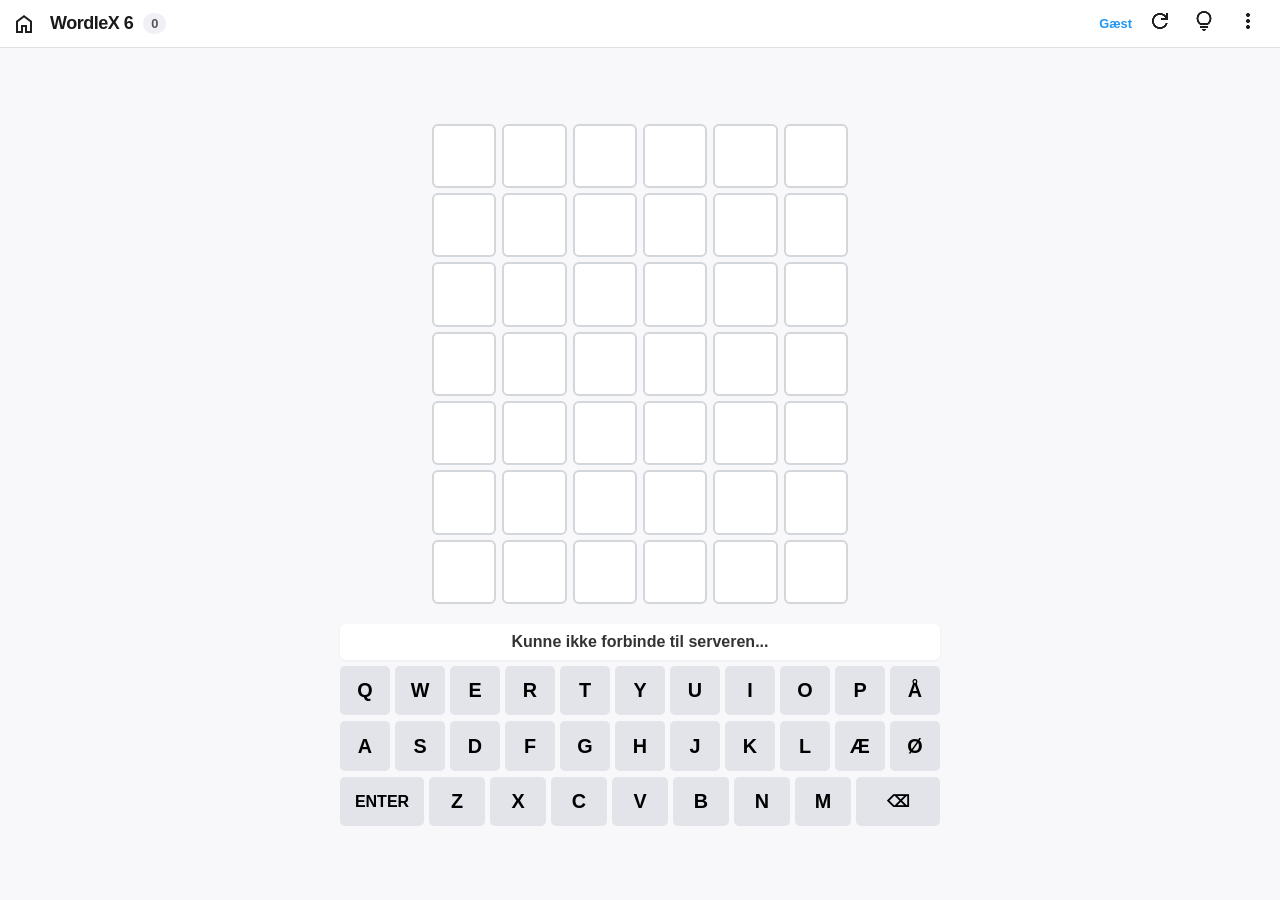
<file: w6/index.html>
<!DOCTYPE html>
<html lang="da">
<head>
    <meta charset="UTF-8">
    <meta name="viewport" content="width=device-width, initial-scale=1.0, maximum-scale=1.0, user-scalable=no, viewport-fit=cover">
	<title>WordleX 6 – Dansk Wordle med 6 bogstaver</title>
	<meta name="description" content="Spil WordleX 6 gratis: dansk Wordle med 6 bogstaver og 7 forsøg. Optjen point, kom på Top-100, og vær med til at bestemme ordlisten.">
	<link rel="canonical" href="https://w6.wordlex.dk/">
	<meta property="og:type" content="website">
	<meta property="og:site_name" content="WordleX">
	<meta property="og:locale" content="da_DK">
	<meta property="og:url" content="https://w6.wordlex.dk/">
	<meta property="og:title" content="WordleX 6 – Dansk Wordle med 6 bogstaver">
	<meta property="og:description" content="Spil WordleX 6 gratis: dansk Wordle med 6 bogstaver og 7 forsøg. Optjen point, kom på Top-100, og vær med til at bestemme ordlisten.">
	<meta property="og:image" content="https://wordlex.dk/wordlex.png">
	<meta property="og:image:width" content="896">
	<meta property="og:image:height" content="420">
	<meta property="og:image:alt" content="WordleX – dansk Wordle med 5 eller 6 bogstaver">
	<meta name="twitter:card" content="summary_large_image">
	<meta name="twitter:title" content="WordleX 6 – Dansk Wordle med 6 bogstaver">
	<meta name="twitter:description" content="Spil WordleX 6 gratis: dansk Wordle med 6 bogstaver og 7 forsøg. Optjen point, kom på Top-100, og vær med til at bestemme ordlisten.">
	<meta name="twitter:image" content="https://wordlex.dk/wordlex.png">
	<link rel="icon" href="favicon.ico">
	<link rel="apple-touch-icon" href="favicon.ico">
<style>
    :root {
        --color-correct: #4caf50;
        --color-present: #fbc02d;
        --color-absent: #757575;
        --color-bg: #f8f8fb;
        --color-tile-border: #d3d6da;
        --color-key-bg: #e2e4e9;
        --color-text: #1a1a1a;
        --color-focus: #2196f3;
    }
    
    * { 
        box-sizing: border-box; 
        margin: 0; 
        padding: 0; 
        font-family: -apple-system, BlinkMacSystemFont, "Segoe UI", Roboto, sans-serif; 
        touch-action: manipulation;
    }

    body { 
        background-color: var(--color-bg); 
        color: var(--color-text); 
        display: flex; 
        flex-direction: column; 
        height: 100vh; 
        height: 100dvh; 
        overflow: hidden; 
        padding-bottom: env(safe-area-inset-bottom, 0px); 
    }

    header { 
        display: flex; 
        justify-content: space-between; 
        align-items: center; 
        padding: 4px 12px; 
        border-bottom: 1px solid #e0e0e0; 
        background: #fff; 
        height: clamp(36px, 8vh, 48px); 
        flex-shrink: 0; 
    }
    
    .header-left { display: flex; align-items: center; gap: 10px; }
    h1 { font-size: clamp(1.1rem, 2vh, 1.4rem); font-weight: 800; letter-spacing: -0.5px; }
    .home-link { display: flex; padding: 4px; margin-left: -4px; border-radius: 4px; }
    .score-badge { background: #f0f0f5; padding: 3px 8px; border-radius: 12px; font-size: 0.8rem; font-weight: bold; color: #555; }
    .user-status { font-size: 0.8rem; color: #2196f3; font-weight: 600; cursor: pointer; margin-right: 4px; max-width: 90px; overflow: hidden; text-overflow: ellipsis; white-space: nowrap; }

    .header-actions { position: relative; display: flex; align-items: center; gap: 4px; }
    .score-badge { white-space: nowrap; }
    /* Når pladsen slipper op, er det brugernavnet der krymper (med …) */
    .header-left, .header-actions button { flex-shrink: 0; }
    .header-actions, .user-status { min-width: 0; }
    @media (max-width: 440px) {
    	header { padding: 4px 8px; }
    	.header-left { gap: 6px; }
    	h1 { white-space: nowrap; }
    	.score-label { display: none; }
    	.header-actions { gap: 0; }
    	.header-actions button { padding: 4px; }
    	.user-status { max-width: 112px; }
    }
    @media (max-width: 360px) {
    	h1 { font-size: 1rem; }
    	.home-link { padding: 2px; margin-left: -2px; }
    	.header-actions button { padding: 2px; }
    	.user-status { max-width: 88px; }
    }
    .header-actions button { background: none; border: none; font-size: 1.2rem; cursor: pointer; padding: 4px 8px; border-radius: 4px; }

    .dropdown-menu { display: none; position: absolute; top: 100%; right: 0; background: white; box-shadow: 0 4px 12px rgba(0,0,0,0.15); border-radius: 8px; min-width: 170px; z-index: 200; overflow: hidden; margin-top: 4px; }
    .dropdown-menu.active { display: block; }
    .dropdown-menu button { width: 100%; text-align: left; padding: 10px 14px; background: none; border: none; font-size: 0.9rem; font-weight: 600; cursor: pointer; border-bottom: 1px solid #f0f0f0; }

    /* Standard Layout: Vertikalt centreret (Gælder PC og Portræt) */
    main { 
        flex: 1; 
        display: flex; 
        flex-direction: column; 
        align-items: center; 
        justify-content: center; 
        gap: clamp(10px, 2vh, 20px); 
        padding: 8px 12px; 
        width: 100%; 
        max-width: 650px; 
        margin: 0 auto; 
        overflow: hidden; 
    }

    /* Board-container (Inputfelter) */
    .board-container { 
        display: grid; 
        grid-template-rows: repeat(7, 1fr); 
        gap: 5px; 
        padding: 2px; 
        width: 100%;
        max-width: 420px; 
    }

    .row { display: grid; grid-template-columns: repeat(6, 1fr); gap: 6px; }
    .tile { 
        width: 100%;
        aspect-ratio: 1; 
        border: 2px solid var(--color-tile-border); 
        display: flex; 
        justify-content: center; 
        align-items: center; 
        font-size: clamp(1.2rem, 3.8vh, 2.1rem); 
        font-weight: bold; 
        text-transform: uppercase; 
        border-radius: 6px; 
        background: #fff; 
        transition: transform 0.15s ease, background-color 0.3s ease; 
        user-select: none; 
    }
    .tile.editable { cursor: pointer; }
    .tile.focused { border-color: var(--color-focus) !important; box-shadow: 0 0 0 2px rgba(33, 150, 243, 0.3); }
    .tile[data-state="correct"] { background-color: var(--color-correct); color: white; border-color: var(--color-correct); }
    .tile[data-state="present"] { background-color: var(--color-present); color: white; border-color: var(--color-present); }
    .tile[data-state="absent"] { background-color: var(--color-absent); color: white; border-color: var(--color-absent); }

    /* Tastatur og Beskedfelt */
    .right-panel { 
        width: 100%; 
        max-width: 600px; 
        display: flex; 
        flex-direction: column; 
        gap: 6px; 
    }
    .message-box { 
        min-height: 36px; 
        display: flex; 
        align-items: center; 
        justify-content: center; 
        font-weight: 600; 
        font-size: clamp(0.85rem, 1.8vh, 1rem); 
        color: #333; 
        text-align: center; 
        background: #fff; 
        border-radius: 6px; 
        padding: 4px 10px; 
        box-shadow: 0 1px 3px rgba(0,0,0,0.05); 
    }

    .keyboard { display: flex; flex-direction: column; gap: 6px; width: 100%; }
    .keyboard-row { display: flex; justify-content: center; gap: 5px; width: 100%; }
    .key { 
        background-color: var(--color-key-bg); 
        border: none; 
        border-radius: 5px; 
        font-size: clamp(0.9rem, 2.2vh, 1.25rem); 
        font-weight: bold; 
        height: clamp(38px, 5.5vh, 60px); 
        flex: 1; 
        display: flex; 
        justify-content: center; 
        align-items: center; 
        cursor: pointer; 
        user-select: none; 
        -webkit-user-select: none; 
        text-transform: uppercase; 
    }
    .key.large { flex: 1.5; font-size: clamp(0.8rem, 1.9vh, 1rem); }
    .key[data-state="correct"] { background-color: var(--color-correct); color: white; }
    .key[data-state="present"] { background-color: var(--color-present); color: white; }
    .key[data-state="absent"] { background-color: var(--color-absent); color: white; }

    /* Mobil i portræt */
    @media (max-width: 480px) and (orientation: portrait) {
        .board-container { max-width: 320px; }
        .right-panel { max-width: 100%; }
    }

    /* Landskab-mode for Tablets og Mobiler (aktiveres ved lav højde / bredt format) */
    @media (orientation: landscape) and (max-height: 600px) {
        main { 
            flex-direction: row; 
            align-items: center; 
            justify-content: center; 
            gap: clamp(12px, 3vw, 36px); 
            max-width: 100%; 
            padding: 4px 16px; 
        }
        .board-container { 
            flex-shrink: 0;
            width: clamp(200px, 32vw, 320px);    
            max-width: 320px;
            margin: 0;
        }
        .right-panel { 
            flex: 1; 
            max-width: 500px; 
            margin: 0; 
            gap: 6px; 
        }
        .key { height: clamp(28px, 8vh, 44px); }
    }

    /* Modaler og animationer */
    .modal { display: none; position: fixed; top: 0; left: 0; width: 100%; height: 100%; background: rgba(0,0,0,0.5); justify-content: center; align-items: center; z-index: 300; }
    .modal.active { display: flex; }
    .modal-content { background: white; padding: 20px; border-radius: 12px; max-width: 380px; width: 90%; max-height: 85vh; overflow-y: auto; }
    .modal-header { display: flex; justify-content: space-between; align-items: center; margin-bottom: 12px; }
    .modal-footer { margin-top: 16px; display: flex; justify-content: flex-end; gap: 8px; }
    .btn { padding: 8px 14px; border: none; border-radius: 6px; font-weight: bold; cursor: pointer; }
    .btn-primary { background: #2196f3; color: white; }
    .btn-secondary { background: #e0e0e0; color: #333; }

    .form-group { margin-bottom: 12px; }
    .form-group label { display: block; font-size: 0.85rem; font-weight: bold; margin-bottom: 4px; }
    .form-group input { width: 100%; padding: 8px; border: 1px solid #ccc; border-radius: 4px; font-size: 1rem; }

    .word-list { list-style: none; display: grid; grid-template-columns: 1fr; gap: 6px; margin-top: 8px; max-height: 220px; overflow-y: auto; padding-right: 4px; }
    .word-list li { padding: 10px; background: #ffffff; border-radius: 6px; text-align: center; font-weight: bold; font-size: 1.05rem; letter-spacing: 2px; cursor: pointer; transition: background 0.15s ease; }
    .word-list li:hover { background: #2196f3; color: white; }

    .points_hints { display: flex; justify-content: space-between; width: 100%; border-bottom: 1px dashed #eee; padding-bottom: 4px; margin-bottom: 8px; }

    .tab-container { display: flex; background: #eef0f5; padding: 4px; border-radius: 10px; margin-bottom: 14px; gap: 4px; }
    .tab-btn { flex: 1; padding: 8px 14px; background: transparent; border: none; border-radius: 7px; font-weight: 700; font-size: 0.88rem; color: #666; cursor: pointer; }
    .tab-btn.active { background: #ffffff; color: #2196f3; box-shadow: 0 2px 6px rgba(0, 0, 0, 0.08); }

    .tab-content { display: none; max-height: 310px; overflow-y: auto; padding-right: 6px; }
    .tab-content.active { display: block; }

    .tile.flip { animation: flipTile 0.5s ease forwards; }
    @keyframes flipTile {
        0% { transform: rotateX(0deg); }
        50% { transform: rotateX(90deg); }
        100% { transform: rotateX(0deg); }
    }

    .row.shake { animation: shakeRow 0.4s ease-in-out; }
    @keyframes shakeRow {
        0%, 100% { transform: translateX(0); }
        20%      { transform: translateX(-8px); }
        40%      { transform: translateX(8px); }
        60%      { transform: translateX(-5px); }
        80%      { transform: translateX(5px); }
    }

    .inline-icon { height: 1em; width: auto; vertical-align: -0.125em; display: inline-block; }
    
    
    .gold-text {
	  background: linear-gradient(
		100deg,
		#6b4e0a 0%,
		#b8860b 25%,
		#e8c158 40%,
		#fff6d5 50%,
		#e8c158 60%,
		#b8860b 75%,
		#5c4009 100%
	  );
	  background-size: 250% 100%;
	  background-position: 100% 0;

	  -webkit-background-clip: text;
	  -webkit-text-fill-color: transparent;
	  background-clip: text;
	  font-weight: 800;
	  display: inline-block;
	  
	  letter-spacing: 1px;

	  -webkit-text-stroke: 0.6px #5c4009;

	  filter: 
		drop-shadow(0px 1px 0px rgba(255, 255, 255, 0.3))
		drop-shadow(0px 1px 1px rgba(0, 0, 0, 0.5));

	  animation: shine 3s ease-in-out infinite;
	}

	@keyframes shine {
	  0% {
		background-position: 100% 0;
	  }
	  50% {
		background-position: 0% 0;
	  }
	  100% {
		background-position: 100% 0;
	  }
	}

	/* Styling til modaler */
	.modal {
		display: none; /* Gemt som standard */
		position: fixed;
		top: 0;
		left: 0;
		width: 100%;
		height: 100%;
		background-color: rgba(0, 0, 0, 0.6);
		z-index: 9999;
		justify-content: center;
		align-items: center;
		padding: 15px;
		box-sizing: border-box;
	}

	.modal.active {
		display: flex; /* Vises når .active klassen tilføjes */
	}

	.modal-content {
		background-color: #fff;
		border-radius: 12px;
		padding: 24px;
		box-shadow: 0 10px 25px rgba(0,0,0,0.2);
		width: 100%;
		animation: popIn 0.25s ease-out;
	}

	@keyframes popIn {
		from { transform: scale(0.9); opacity: 0; }
		to { transform: scale(1); opacity: 1; }
	}


</style>
  <link rel="icon" href="favicon.ico">
</head>
<body>

    <header>
        <div class="header-left">
            <a id="home-link" class="home-link" href="https://wordlex.dk/" title="Til forsiden"><img src="images/home.svg" alt="Forside"></a>
            <h1>WordleX 6</h1>
            <!-- <div class="score-badge">Point: <span id="current-score">0</span></div> -->
            <div class="score-badge"><span id="current-score">0</span></div>
        </div>
        <div class="header-actions">
            <div class="user-status" id="user-status" onclick="openLoginModal()">Gæst</div>
            <button id="btn-new-game" title="Nyt spil"><img src="images/refresh.png" alt="Nyt spil"></button>
            <button id="btn-hint" title="Hint"><img src="images/lightbulb.png" alt="Hint"></button>
            <button id="btn-menu" title="Menu"><img src="images/more_vert.png" alt="Menu"></button>
			<div class="dropdown-menu" id="dropdown-menu">
				<button id="menu-login-btn" onclick="openLoginModal()">Log ind / Opret</button>
				<button onclick="openLeaderboardModal()">Top-100</button>
				<button onclick="openStatsModal()">Statistik & Point</button>
				<button onclick="openWiki()">Ordbog</button>
				<button onclick="openHelpModal()">Hjælp & Regler</button>
				<button onclick="openAboutModal()">Om WordleX 6</button>
			</div>
        </div>
    </header>

    <main>
        <div class="board-container" id="board"></div>

        <div class="right-panel">
            <div class="message-box" id="message">Indlæser nyt spil...</div>
            <div class="keyboard" id="keyboard"></div>
        </div>
    </main>

    <div class="modal" id="modal">
        <div class="modal-content">
            <div class="modal-header">
                <h3 id="modal-title">Titel</h3>
                <button style="border:none;background:none;font-size:1.2rem;cursor:pointer;" onclick="closeModal()">✕</button>
            </div>
            <div id="modal-body"></div>
            <div class="modal-footer" id="modal-footer"></div>
        </div>
    </div>

    <script>
        let currentGameId = null;
        let currentUser = null;
        let wikiUrl = null; // ordbogens adresse - kommer fra api.php?action=me
        let currentRow = 0;
        let currentTile = 0;
        let score = 0;
        let hintsUsed = 0;
        let gameOver = false;
        
        // 7 RÆKKER x 6 BOGSTAVER
        let boardState = Array(7).fill().map(() => Array(6).fill(''));

        // NB: point beregnes ikke her - de kommer autoritativt fra api.php.
        // Denne bruges kun til at afgøre om en grøn brik i en NY række er
        // "ny" eller en gentagelse, så beskeden ("Du fik X nye grønne...") bliver korrekt.
        let greenPositionsKnown = [false, false, false, false, false, false];

        let discoveredGreen = new Set();
        let discoveredYellow = new Set();
        let discoveredAbsent = new Set();

        const boardEl = document.getElementById('board');
        const keyboardEl = document.getElementById('keyboard');
        const scoreEl = document.getElementById('current-score');
        const messageEl = document.getElementById('message');
        const dropdownEl = document.getElementById('dropdown-menu');
        const userStatusEl = document.getElementById('user-status');
        const menuLoginBtn = document.getElementById('menu-login-btn');

        const KEYBOARD_ROWS = [
            ["Q", "W", "E", "R", "T", "Y", "U", "I", "O", "P", "Å"],
            ["A", "S", "D", "F", "G", "H", "J", "K", "L", "Æ", "Ø"],
            ["ENTER", "Z", "X", "C", "V", "B", "N", "M", "DELETE"]
        ];

        async function checkAuthStatus() {
            try {
                const res = await fetch('api.php?action=me', { credentials: 'same-origin' });
                const data = await res.json();
                wikiUrl = data.wiki_url || null;
                if (data.site_url) document.getElementById('home-link').href = data.site_url;
                if (data.logged_in) {
                    currentUser = data.username;
                    userStatusEl.innerText = currentUser;
                    menuLoginBtn.innerText = "Log ud";
                    menuLoginBtn.onclick = handleLogout;
                } else {
                    currentUser = null;
                    userStatusEl.innerText = "Gæst";
                    menuLoginBtn.innerText = "Log ind / Opret";
                    menuLoginBtn.onclick = openLoginModal;
                }
            } catch(e){}
        }

		async function startNewGame() {
			currentRow = 0;
			currentTile = 0;
			score = 0;
			hintsUsed = 0;
			gameOver = false;
			isSubmitting = false; 
            boardState = Array(7).fill().map(() => Array(6).fill(''));
            greenPositionsKnown = [false, false, false, false, false, false];

            discoveredGreen.clear();
            discoveredYellow.clear();
            discoveredAbsent.clear();

            updateScoreDisplay();
            showMessage("Henter spil...");
            buildUI();

            try {
                const response = await fetch('api.php?action=start', { 
					credentials: 'same-origin' 
				});
                const data = await response.json();
                
                if (data.game_id) {
                    currentGameId = data.game_id;
                    showMessage("Gæt ordet på 6 bogstaver");
                    updateFocusTile();
                } else {
                    showMessage("Fejl ved oprettelse af spil....");
                }
            } catch (err) {
                showMessage("Kunne ikke forbinde til serveren...");
            }
        }
        
        function handleNewGameRequest() {
            if (gameOver || (currentRow === 0 && boardState[0].every(c => c === ''))) {
                startNewGame();
                return;
            }

            showModal("Afbryd spil?", 
                `<p>Er du sikker på, at du vil afbryde det igangværende spil?</p>
                 <p style="margin-top:8px; font-size:0.85rem; color:#666;">Du beholder de point, du har fået indtil nu, og spillet tæller med i din statistik.</p>`,
                [
                    { text: "Nej, fortsæt spil", class: "btn-secondary", action: closeModal },
                    { text: "Ja, afbryd spil", class: "btn-primary", action: confirmAbandonGame }
                ]
            );
        }

		async function confirmAbandonGame() {
			closeModal();
			gameOver = true;
			if (!currentUser && currentRow > 0) {
				saveLocalStats(Math.max(0, Math.round(score)), hintsUsed);
			}

			try {
				const res = await fetch('api.php?action=abandon', {
					method: 'POST',
					credentials: 'same-origin',
					headers: { 'Content-Type': 'application/json' },
					body: JSON.stringify({ game_id: currentGameId })
				});
				const data = await res.json();
				const secretWord = data.secret_word || "Ukendt";

				showModal("Spil afbrudt", 
					`<p>Spillet er afbrudt.</p>
					 <p style="margin-top:10px;">Løsningsordet var: <b style="font-size:1.1rem; color:#000000;">${secretWord}</b></p>`,
					[
						{ text: "Start nyt spil", class: "btn-primary", action: () => { closeModal(); startNewGame(); } }
					]
				);
			} catch(e) {
				startNewGame();
			}
		}

        function buildUI() {
            boardEl.innerHTML = '';
            for (let r = 0; r < 7; r++) {
                const rowEl = document.createElement('div');
                rowEl.className = 'row';
                for (let c = 0; c < 6; c++) {
                    const tile = document.createElement('div');
                    tile.className = 'tile';
                    tile.id = `tile-${r}-${c}`;
                    tile.addEventListener('click', () => handleTileClick(r, c));
                    rowEl.appendChild(tile);
                }
                boardEl.appendChild(rowEl);
            }

            keyboardEl.innerHTML = '';
            KEYBOARD_ROWS.forEach(row => {
                const rowEl = document.createElement('div');
                rowEl.className = 'keyboard-row';
                row.forEach(key => {
                    const btn = document.createElement('button');
                    btn.className = 'key' + (key.length > 1 ? ' large' : '');
                    btn.innerText = key === 'DELETE' ? '⌫' : key;
                    btn.dataset.key = key;
                    btn.addEventListener('click', () => handleKeyPress(key));
                    rowEl.appendChild(btn);
                });
                keyboardEl.appendChild(rowEl);
            });
        }

        function handleTileClick(row, col) {
            if (gameOver || row !== currentRow) return;
            currentTile = col;
            updateFocusTile();
        }

        function updateFocusTile() {
            document.querySelectorAll('.tile').forEach(t => t.classList.remove('focused', 'editable'));
            if (gameOver) return;

            for (let c = 0; c < 6; c++) {
                const tile = document.getElementById(`tile-${currentRow}-${c}`);
                if (tile) tile.classList.add('editable');
            }

            const activeTile = document.getElementById(`tile-${currentRow}-${currentTile}`);
            if (activeTile) activeTile.classList.add('focused');
        }

		document.addEventListener('keydown', (e) => {
			if (gameOver) return;
			if (e.target.tagName === 'INPUT' || e.target.tagName === 'TEXTAREA') return;

			let key = e.key.toUpperCase();

			if (key === 'ENTER') {
				e.preventDefault();
				handleKeyPress('ENTER');
			} else if (key === 'BACKSPACE' || e.key === '\\') {
				e.preventDefault();
				handleKeyPress('DELETE');
			} else if (key === 'DELETE') {
				e.preventDefault();
				handleKeyPress('PHYSICAL_DELETE');
			} else if (key === 'ARROWLEFT' && currentTile > 0) { 
				e.preventDefault();
				currentTile--; 
				updateFocusTile(); 
			} else if (key === 'ARROWRIGHT' && currentTile < 5) { 
				e.preventDefault();
				currentTile++; 
				updateFocusTile(); 
			} else if (/^[A-ZÆØÅ]$/.test(key)) {
				handleKeyPress(key);
			}
		});

		function handleKeyPress(key) {
			if (gameOver) return;

			if (key === 'DELETE') {
				if (boardState[currentRow][currentTile] !== '') {
					boardState[currentRow][currentTile] = '';
					const tile = document.getElementById(`tile-${currentRow}-${currentTile}`);
					if (tile) tile.innerText = '';
				} else if (currentTile > 0) {
					currentTile--;
					boardState[currentRow][currentTile] = '';
					const tile = document.getElementById(`tile-${currentRow}-${currentTile}`);
					if (tile) tile.innerText = '';
				}
				updateFocusTile();
			} else if (key === 'PHYSICAL_DELETE') {
				boardState[currentRow][currentTile] = '';
				const tile = document.getElementById(`tile-${currentRow}-${currentTile}`);
				if (tile) tile.innerText = '';
				updateFocusTile();
			} else if (key === 'ENTER') {
				const filledCount = boardState[currentRow].filter(c => c !== '').length;
				if (filledCount === 6) {
					submitGuess();
				} else {
					showMessage("Udfyld alle 6 felter!");
				}
			} else if (/^[A-ZÆØÅ]$/.test(key)) {
				boardState[currentRow][currentTile] = key;
				const tile = document.getElementById(`tile-${currentRow}-${currentTile}`);
				if (tile) tile.innerText = key;
				if (currentTile < 5) currentTile++;
				updateFocusTile();
			}
		}

		let isSubmitting = false;

		async function submitGuess() {
			if (isSubmitting || gameOver) return;

			const guess = boardState[currentRow].join('');
			if (guess.length !== 6) return;

			isSubmitting = true;

			try {
				const res = await fetch('api.php?action=guess', {
					method: 'POST',
					credentials: 'same-origin',
					headers: { 'Content-Type': 'application/json' },
					body: JSON.stringify({ game_id: currentGameId, guess: guess })
				});
				const data = await res.json();

				if (!data.valid) {
					if (data.unknown_word) {
						showMessageWithWordLink(data.message + '.', 'Foreslå ordet', data.unknown_word);
					} else {
						showMessage(data.message || "Ugyldigt ord!");
					}
					
					const currentRowEl = boardEl.children[currentRow];
					if (currentRowEl) {
						currentRowEl.classList.add('shake');
						setTimeout(() => {
							currentRowEl.classList.remove('shake');
						}, 400);
					}
					isSubmitting = false;
					return;
				}

				clearMessage();

				let newGreens = 0;
				let newYellows = 0;

				data.result.forEach((state, col) => {
					const tile = document.getElementById(`tile-${currentRow}-${col}`);
					const letter = guess[col];

					if (tile) {
						tile.style.animationDelay = `${col * 150}ms`;
						tile.classList.add('flip');

						setTimeout(() => {
							tile.innerText = letter;
							tile.dataset.state = state;
						}, (col * 150) + 250);
					}

					// Tæller kun "nye" grønne/gule til beskeden - selve pointene
					// (guess_score/total_score) kommer autoritativt fra serveren nedenfor.
					if (state === 'correct') {
						if (!greenPositionsKnown[col]) {
							greenPositionsKnown[col] = true;
							newGreens++;
						}
					} else if (state === 'present') {
						if (!discoveredYellow.has(letter) && !discoveredGreen.has(letter)) {
							newYellows++;
						}
					}

					setTimeout(() => {
						const keyBtn = document.querySelector(`.key[data-key="${letter}"]`);
						if (keyBtn) {
							if (state === 'correct') {
								keyBtn.dataset.state = 'correct';
								discoveredGreen.add(letter);
							} else if (state === 'present' && keyBtn.dataset.state !== 'correct') {
								keyBtn.dataset.state = 'present';
								discoveredYellow.add(letter);
							} else if (state === 'absent' && !keyBtn.dataset.state) {
								keyBtn.dataset.state = 'absent';
								discoveredAbsent.add(letter);
							}
						}
					}, (col * 150) + 250);
				});

				// Point kommer 100% fra serveren - klienten
				// regner intet selv, den spejler blot api.php's autoritative tal.
				const guessScore = data.guess_score;
				score = data.total_score;

				const totalAnimationTime = (5 * 150) + 500; // ~1250ms for 6 felt animationer

				setTimeout(() => {
					updateScoreDisplay();

					if (data.is_correct) {
						const rowMessages = [
							'Vildt imponerende! Du fik ', 
							'Wouw... fantastisk! Du fik ', 
							'Imponerende! Du fik ', 
							'Rigtig flot! Du fik ', 
							'Flot! Du fik ', 
							'Yes! Du fik ',
							'Du nåede det lige! Du fik '
						];
						showMessageWithWordLink(`${rowMessages[currentRow]} ${Math.round(score)} point.`, 'Om ordet', data.secret_word);
						endGame(true);
					} else if (data.is_finished) {
						showMessageWithWordLink(`Løsningsordet var: ${data.secret_word}. Du fik ${Math.max(0, Math.round(score))} point.`, 'Om ordet', data.secret_word);
						endGame(false);
					} else {
						const isFirstRow = (currentRow === 0);
						const prefix = isFirstRow ? '' : ' ny';
						const prefixPlural = isFirstRow ? '' : ' nye';

						let parts = [];
						if (newGreens > 0) {
							parts.push(`${newGreens}${newGreens > 1 ? prefixPlural : prefix} grøn${newGreens > 1 ? 'ne' : ''}`);
						}
						if (newYellows > 0) {
							parts.push(`${newYellows}${newYellows > 1 ? prefixPlural : prefix} gul${newYellows > 1 ? 'e' : ''}`);
						}

						if (parts.length > 0) {
							showMessage(`Du fik ${parts.join(' og ')} ( +${Math.round(guessScore)} point )`);
						} else {
							showMessage(`Ingen nye brikker ( 0 point )`);
						}
						currentRow++;
						currentTile = 0;
						updateFocusTile();
					}

					isSubmitting = false;
				}, totalAnimationTime);

			} catch (err) {
				showMessage("Der opstod en netværksfejl.");
				isSubmitting = false;
			}
		}

        /* --- HINT SYSTEM --- */

		async function handleHintRequest() {
			if (gameOver) return;

			if (currentRow === 0) {
				applyStartWordHint();
				return;
			}

			// Serveren kender alle gæt og bygger selv filteret til både pris og liste.
			const payload = { game_id: currentGameId };

			// Forhåndsvisning af prisen - selve betalingen sker i get_matching_words.
			let matchCount = null;
			let price = 25;
			try {
				const res = await fetch('api.php?action=count_matching_words', {
					method: 'POST',
					credentials: 'same-origin',
					headers: { 'Content-Type': 'application/json' },
					body: JSON.stringify(payload)
				});
				const data = await res.json();
				matchCount = data.count;
				price = data.price;
			} catch (e) {
				matchCount = null;
			}

			const countText = (matchCount !== null)
				? `<p style="margin-top:6px; font-size:0.85rem; color:#666;">Der er ${matchCount} mulige løsningsord tilbage.</p>`
				: '';

			showModal("Vis Matchende Ord",
			`<p>Vil du se en liste over mulige ord med dine fundne bogstaver?</p>
			${countText}
			<p style="margin-top:8px;">Pris: <b>${price} point</b></p>`,
			[
				{ text: "Afvis", class: "btn-secondary", action: closeModal },
				{ text: `Vis Liste (${price} pt)`, class: "btn-primary", action: () =>
				showMatchingWordsModal(payload) }
			]
			);
		}

        async function applyStartWordHint() {
			hintsUsed++;
			closeModal();

			showMessage("Henter start-ord...");
			try {
				const res = await fetch('api.php?action=get_random_word', {
					method: 'POST',
					credentials: 'same-origin',
					headers: { 'Content-Type': 'application/json' },
					body: JSON.stringify({ game_id: currentGameId })
				});
				const data = await res.json();
				if (data.word) {
					selectWordFromList(data.word);
					showMessage(`Hint: Prøv ordet '${data.word}'`);
				}
				if (typeof data.total_score === 'number') {
					score = data.total_score;
					updateScoreDisplay();
				}
			} catch(e) {
				showMessage("Kunne ikke hente hint.");
			}
		}

        async function showMatchingWordsModal(payload) {
            hintsUsed++;
            closeModal();

            showMessage("Henter matchende ord...");

            try {
                // payload (pattern/absent/present/not_at_pos/game_id) er allerede
                // bygget i handleHintRequest, så prisen og den viste liste altid
                // er baseret på nøjagtig samme filter.
                const res = await fetch('api.php?action=get_matching_words', {
                    method: 'POST',
                    credentials: 'same-origin',
                    headers: { 'Content-Type': 'application/json' },
                    body: JSON.stringify(payload)
                });
                const data = await res.json();
                const list = data.words || [];

                // Prisen er nu trukket server-side - vi spejler blot resultatet.
                if (typeof data.total_score === 'number') {
                    score = data.total_score;
                    updateScoreDisplay();
                }

                let listHtml = '<ul class="word-list">';
                if (Array.isArray(list) && list.length > 0) {
                    list.forEach(w => {
                        listHtml += `<li onclick="selectWordFromList('${w}')">${w}</li>`;
                    });
                } else {
                    listHtml += '<p>Ingen matchende ord fundet.</p>';
                }
                listHtml += '</ul>';

                showModal("Mulige Ord", listHtml, [{ text: "Luk", class: "btn-secondary", action: closeModal }]);
            } catch (err) {
                showModal("Fejl", "<p>Kunne ikke hente ordlisten.</p>", [{ text: "Luk", class: "btn-secondary", action: closeModal }]);
            }
        }

        function selectWordFromList(word) {
            closeModal();
            for (let i = 0; i < 6; i++) {
                boardState[currentRow][i] = word[i];
                const tile = document.getElementById(`tile-${currentRow}-${i}`);
                if (tile) tile.innerText = word[i];
            }
            currentTile = 5;
            updateFocusTile();
        }

        function openLoginModal() {
            dropdownEl.classList.remove('active');
            const html = `
                <div class="form-group">
                    <label>Brugernavn</label>
                    <input type="text" id="login-username" maxlength="20" autocomplete="off">
                </div>
                <div class="form-group">
                    <label>Kodeord</label>
                    <input type="password" id="login-password">
                </div>
                <div id="auth-error" style="color:red;font-size:0.85rem;margin-bottom:8px;"></div>
            `;

            showModal("Log ind / Opret bruger", html, [
                { text: "Opret ny", class: "btn-secondary", action: handleRegister },
                { text: "Log ind", class: "btn-primary", action: handleLogin }
            ]);
        }

		async function handleLogin() {
			const u = document.getElementById('login-username').value;
			const p = document.getElementById('login-password').value;

			const res = await fetch('api.php?action=login', {
				method: 'POST',
				credentials: 'same-origin',
				headers: {'Content-Type': 'application/json'},
				body: JSON.stringify({ username: u, password: p })
			});
			const data = await res.json();

			if (data.success) {
				localStorage.setItem('wordlex6_user', JSON.stringify({ username: data.username }));
				closeModal();
				checkAuthStatus();
				showMessage(`Velkommen tilbage, ${data.username}!`);
			} else {
				document.getElementById('auth-error').innerText = data.message;
			}
		}

        async function handleRegister() {
            const errorEl = document.getElementById('auth-error');
            const u = document.getElementById('login-username').value.trim();
            const p = document.getElementById('login-password').value;

            if (u.length === 0) {
                errorEl.innerText = "Indtast venligst et brugernavn.";
                return;
            }

            if (u.length > 20) {
                errorEl.innerText = "Brugernavnet må højst være 20 tegn.";
                return;
            }

            if (p.length === 0) {
                errorEl.innerText = "Indtast venligst et kodeord.";
                return;
            }

            const res = await fetch('api.php?action=register', {
                method: 'POST',
                headers: {'Content-Type': 'application/json'},
                credentials: 'same-origin',
                body: JSON.stringify({ username: u, password: p })
            });
            const data = await res.json();

            if (data.success) {
                closeModal();
                checkAuthStatus();
                showMessage(`Velkommen ${data.username}!`);
            } else {
                errorEl.innerText = data.message;
            }
        }

		async function handleLogout() {
			dropdownEl.classList.remove('active');
			localStorage.removeItem('wordlex6_user');
			await fetch('api.php?action=logout', {credentials: 'same-origin'});
			checkAuthStatus();
			showMessage("Du er nu logget ud...");
		}

		async function openLeaderboardModal() {
			dropdownEl.classList.remove('active');

			try {
				const res = await fetch('api.php?action=leaderboard', {credentials: 'same-origin'});
				const data = await res.json();

				const highList = data.high_score || [];
				const avgList = data.avg_score || [];

				const renderList = (items, keyName, labelSuffix) => {
					if (!items || items.length === 0) return "<p>Ingen spillere endnu...</p>";
					
					let html = '<ol style="padding-left: 32px; padding-bottom: 8px; margin: 0;">';

					items.forEach(item => {
						const val = Math.round(parseFloat(item[keyName] || 0));
						const isGold = (val === 1200);
						
						html += `
							<li style="margin-bottom: 8px; border-bottom: 1px dashed #eee; padding-bottom: 4px;">
								<div style="display: flex; justify-content: space-between; width: 100%;">`;

						if (isGold) {
							html += `
								<span class="gold-text">🏆 <b>${item.username}</b></span>
								<span class="gold-text"><b>${val} ${labelSuffix}</b></span>`;
						} else {
							html += `
								<span><b>${item.username}</b></span>
								<span><b>${val} ${labelSuffix}</b></span>`;
						}

						html += `
								</div>
							</li>`;
					});
					html += '</ol>';
					return html;
				};

				const modalHtml = `
					<div class="tab-container">
						<button class="tab-btn active" id="tab-btn-high" onclick="switchLeaderboardTab('high')">Highscore</button>
						<button class="tab-btn" id="tab-btn-avg" onclick="switchLeaderboardTab('avg')">Gennemsnit</button>
					</div>
					<div id="tab-content-high" class="tab-content active">
						${renderList(highList, 'high_score', 'pt')}
					</div>
					<div id="tab-content-avg" class="tab-content">
						${renderList(avgList, 'avg_score', 'point/spil')}
					</div>
				`;

				showModal("Top-100 (6 bogstaver)", modalHtml, [{ text: "Luk", class: "btn-primary", action: closeModal }]);
			} catch (err) {
				showModal("Top-100 Fejl", "<p>Kunne ikke hente leaderboard.</p>", [{ text: "Luk", class: "btn-secondary", action: closeModal }]);
			}
		}

        function switchLeaderboardTab(tabName) {
            const btnHigh = document.getElementById('tab-btn-high');
            const btnAvg = document.getElementById('tab-btn-avg');
            const contentHigh = document.getElementById('tab-content-high');
            const contentAvg = document.getElementById('tab-content-avg');

            if (tabName === 'high') {
                btnHigh.classList.add('active');
                btnAvg.classList.remove('active');
                contentHigh.classList.add('active');
                contentAvg.classList.remove('active');
            } else {
                btnAvg.classList.add('active');
                btnHigh.classList.remove('active');
                contentAvg.classList.add('active');
                contentHigh.classList.remove('active');
            }
        }

        document.getElementById('btn-new-game').onclick = handleNewGameRequest;
        document.getElementById('btn-hint').onclick = handleHintRequest;
        document.getElementById('btn-menu').onclick = (e) => { e.stopPropagation(); dropdownEl.classList.toggle('active'); };
        document.addEventListener('click', () => dropdownEl.classList.remove('active'));

        function showMessage(msg) { messageEl.innerText = msg; }
        function clearMessage() { messageEl.innerText = ''; }

        // Besked med et link til et ord i ordbogen (åbnes i ny fane, så spillet ikke går tabt)
        function showMessageWithWordLink(msg, linkText, word) {
            messageEl.textContent = msg;
            if (!wikiUrl) return;
            // Tekst og link i ét element - ellers fjerner flexboxen mellemrummet imellem
            const span = document.createElement('span');
            span.textContent = msg + ' ';
            const a = document.createElement('a');
            a.href = wikiUrl + 'ord.html?ord=' + encodeURIComponent(word);
            a.target = '_blank';
            a.rel = 'noopener';
            a.textContent = linkText;
            span.appendChild(a);
            messageEl.replaceChildren(span);
        }

        function openWiki() {
            dropdownEl.classList.remove('active');
            if (wikiUrl) window.location.href = wikiUrl;
        }
        function updateScoreDisplay() { scoreEl.innerText = Math.round(score); }

		async function endGame(won) {
			gameOver = true;
			updateFocusTile();

			// Loggede-ind brugeres point føres over på leaderboardet af serveren
			// efter hvert gæt (se creditLeaderboard i lib/api.php). Gæster gemmer
			// kun lokalt i browseren.
			if (!currentUser) {
				saveLocalStats(Math.max(0, Math.round(score)), hintsUsed);
			}
		}

		function saveLocalStats(finalScore, hints) {
			const stats = JSON.parse(localStorage.getItem('wordle6_stats_v2')) || { 
				gamesPlayed: 0, 
				totalScore: 0, 
				hintsUsed: 0, 
				highScore: 0 
			};

			stats.gamesPlayed++;
			stats.totalScore += finalScore;
			stats.hintsUsed += hints;

			if (finalScore > (stats.highScore || 0)) {
				stats.highScore = finalScore;
			}

			localStorage.setItem('wordle6_stats_v2', JSON.stringify(stats));
		}

		function clearLocalStats() {
			if (confirm("Er du sikker på, at du vil slette dine lokale statistikdata for Gæst?")) {
				localStorage.removeItem('wordle6_stats_v2');
				openStatsModal();
			}
		}

		async function openStatsModal() {
			dropdownEl.classList.remove('active');

			const localStats = JSON.parse(localStorage.getItem('wordle6_stats_v2')) || { 
				gamesPlayed: 0, 
				totalScore: 0, 
				hintsUsed: 0, 
				highScore: 0 
			};
			const localAvg = localStats.gamesPlayed > 0 
				? (localStats.totalScore / localStats.gamesPlayed).toFixed(1) 
				: 0;

			let dbStats = null;
			if (currentUser) {
				try {
					const res = await fetch('api.php?action=user_stats', {credentials: 'same-origin'});
					const data = await res.json();
					if (data.logged_in && data.stats) {
						dbStats = data.stats;
					}
				} catch (e) {
					console.error("Kunne ikke hente brugerstatistik fra server:", e);
				}
			}

			let html = `<div style="max-height: 320px; overflow-y: auto; padding-right: 16px;">`;

			if (localStats.gamesPlayed > 0) {
				html += `
					<div style="display: flex; justify-content: space-between; align-items: center; border-bottom: 2px solid #555; margin-bottom: 8px; padding-bottom: 4px;">
						<h4 style="color: #555; margin: 0;">Gæst (på denne enhed)</h4>
						<a href="#" onclick="clearLocalStats(); return false;" style="color: #e53935; font-size: 0.8rem; font-weight: bold; text-decoration: none;">(Slet)</a>
					</div>
					<div class="points_hints"><b>Spillede spil:</b> <span>${localStats.gamesPlayed}</span></div>
					<div class="points_hints"><b>Brugte hints:</b> <span>${localStats.hintsUsed}</span></div>
					<div class="points_hints"><b>Max-score:</b> <span>${localStats.highScore || 0} point</span></div>
					<div class="points_hints" style="margin-bottom: 16px;"><b>Gennemsnit:</b> <span>${localAvg} point</span></div>
				`;
			}

			if (currentUser && dbStats) {
				html += `
					<div style="display: flex; justify-content: space-between; align-items: center; border-bottom: 2px solid #2196f3; margin-top: ${localStats.gamesPlayed > 0 ? '12px' : '0px'}; margin-bottom: 8px; padding-bottom: 4px;">
						<h4 style="margin: 0; color: #2196f3;">${currentUser}</h4>
						<a href="#" onclick="openDeleteAccountModal(); return false;" style="color: #e53935; font-size: 0.8rem; font-weight: bold; text-decoration: none;">(Slet)</a>
					</div>
					<div class="points_hints"><b>Spillede spil:</b> <span>${dbStats.games_played}</span></div>
					<div class="points_hints"><b>Brugte hints:</b> <span>${dbStats.hints_used}</span></div>
					<div class="points_hints"><b>Max-score:</b> <span>${dbStats.high_score} point</span></div>
					<div class="points_hints"><b>Gennemsnit:</b> <span>${dbStats.avg_score} point</span></div>
				`;
			}

			if (!currentUser) {
				html += `
					<p style="font-size: 0.82rem; color: #777; margin-top: 12px; font-style: italic;">
						Tip: Log ind eller opret en bruger for at gemme din statistik online og deltage på Top-100 listen.
					</p>
				`;
			}

			html += `</div>`;

			showModal("Statistik & Point", html, [{ text: "Luk", class: "btn-primary", action: closeModal }]);
		}
		
		

        function openAboutModal() {
            dropdownEl.classList.remove('active');
            showModal("Om WordleX 6", "<p>Wordle med 6 bogstaver og 7 forsøg, udvidet med point og Top-100.</p><br><p>Idé og vibe-kode: Thomas Jensen</p><br><p>Kontakt: <a href='mailto:info@wordlex.dk'>info@wordlex.dk</a></p>", [{ text: "Luk", class: "btn-secondary", action: closeModal }]);
        }
				
		function openHelpModal() {
			dropdownEl.classList.remove('active');
			
			const html = `
				<div style="line-height: 1.5; font-size: 0.9rem; color: #333;">
					<p><strong>WordleX</strong> er et gratis dansk ordspil online. Gæt det hemmelige ord på <strong>6 bogstaver</strong> på maksimalt 7 forsøg.</p>
					
					<h4 style="margin-top: 12px; margin-bottom: 6px; font-size: 0.95rem; color: #1a1a1a;">Sådan spiller du:</h4>
					<ul style="padding-left: 18px; margin-bottom: 12px;">
						<li><b style="color: #4caf50;">Grøn:</b> Bogstavet er i ordet og placeret korrekt.</li>
						<li><b style="color: #fbc02d;">Gul:</b> Bogstavet findes i ordet, men sidder på en anden plads.</li>
						<li><b style="color: #757575;">Grå:</b> Bogstavet indgår ikke i ordet.</li>
					</ul>

					<h4 style="margin-top: 12px; margin-bottom: 6px; font-size: 0.95rem; color: #1a1a1a;">Wordle med Point:</h4>
					<p>Du får point for hver ny grøn og gul brik - jo tidligere, jo flere. Alle 6 rigtige i første forsøg giver 1.000 point. En gul er halvt så meget værd som en grøn. Ordlisten koster point, og prisen stiger jo færre mulige ord der er tilbage.</p>
					
					<h4 style="margin-top: 12px; margin-bottom: 6px; font-size: 0.95rem; color: #1a1a1a;">Brug for et tip?</h4>
					<p>Start gerne med et ord med mange vokaler. Hvis du går i stå, kan du benytte <img src="images/lightbulb.png" alt="Hint" class="inline-icon">-ikonet til at få hints mod point.</p>
				</div>
			`;

			showModal("Hjælp & Regler", html, [{ text: "Luk", class: "btn-primary", action: closeModal }]);
		}

		
        function showModal(title, bodyHtml, buttons) {
            document.getElementById('modal-title').innerText = title;
            document.getElementById('modal-body').innerHTML = bodyHtml;
            const footer = document.getElementById('modal-footer');
            footer.innerHTML = '';
            buttons.forEach(b => {
                const btn = document.createElement('button');
                btn.className = `btn ${b.class}`;
                btn.innerText = b.text;
                btn.onclick = b.action;
                footer.appendChild(btn);
            });
            document.getElementById('modal').classList.add('active');
        }

		function openDeleteAccountModal() {
			closeModal();

			const html = `
				<p style="margin-bottom: 12px;">Vælg hvad du ønsker at slette for kontoen <b>${currentUser}</b>:</p>
				<div style="display: flex; flex-direction: column; gap: 10px;">
					<label style="display: flex; align-items: flex-start; gap: 8px; cursor: pointer;">
						<input type="radio" name="delete_option" value="stats_only" checked style="margin-top: 3px;">
						<span><b>Nulstil kun statistik & point</b></span>
					</label>
					<label style="display: flex; align-items: flex-start; gap: 8px; cursor: pointer;">
						<input type="radio" name="delete_option" value="full_delete" style="margin-top: 3px;">
						<span style="color: #d32f2f;"><b>Slet kontoen helt</b></span>
					</label>
				</div>
			`;

			showModal("Slet database-data", html, [
				{ text: "Annuller", class: "btn-secondary", action: closeModal },
				{ text: "Udfør sletning", class: "btn-primary", action: confirmDataDeletion }
			]);
		}

		async function confirmDataDeletion() {
			const selectedOption = document.querySelector('input[name="delete_option"]:checked')?.value || 'stats_only';

			try {
				const res = await fetch('api.php?action=delete_account', {
					method: 'POST',
					credentials: 'same-origin',
					headers: { 'Content-Type': 'application/json' },
					body: JSON.stringify({ type: selectedOption })
				});
				const data = await res.json();

				closeModal();

				if (data.success) {
					if (data.action === 'deleted_user') {
						localStorage.removeItem('wordlex6_user');
						await checkAuthStatus();
						showMessage(data.message);
					} else {
						showMessage(data.message);
						openStatsModal();
					}
				} else {
					showMessage(data.message || "Der opstod en fejl under sletningen.");
				}
			} catch (e) {
				showMessage("Netværksfejl under sletning.");
			}
		}

		
        function closeModal() { document.getElementById('modal').classList.remove('active'); }
		
		async function initApp() {

			await checkAuthStatus();
			startNewGame();
		}

		initApp();
    </script>
    
</body>
</html>
</file>
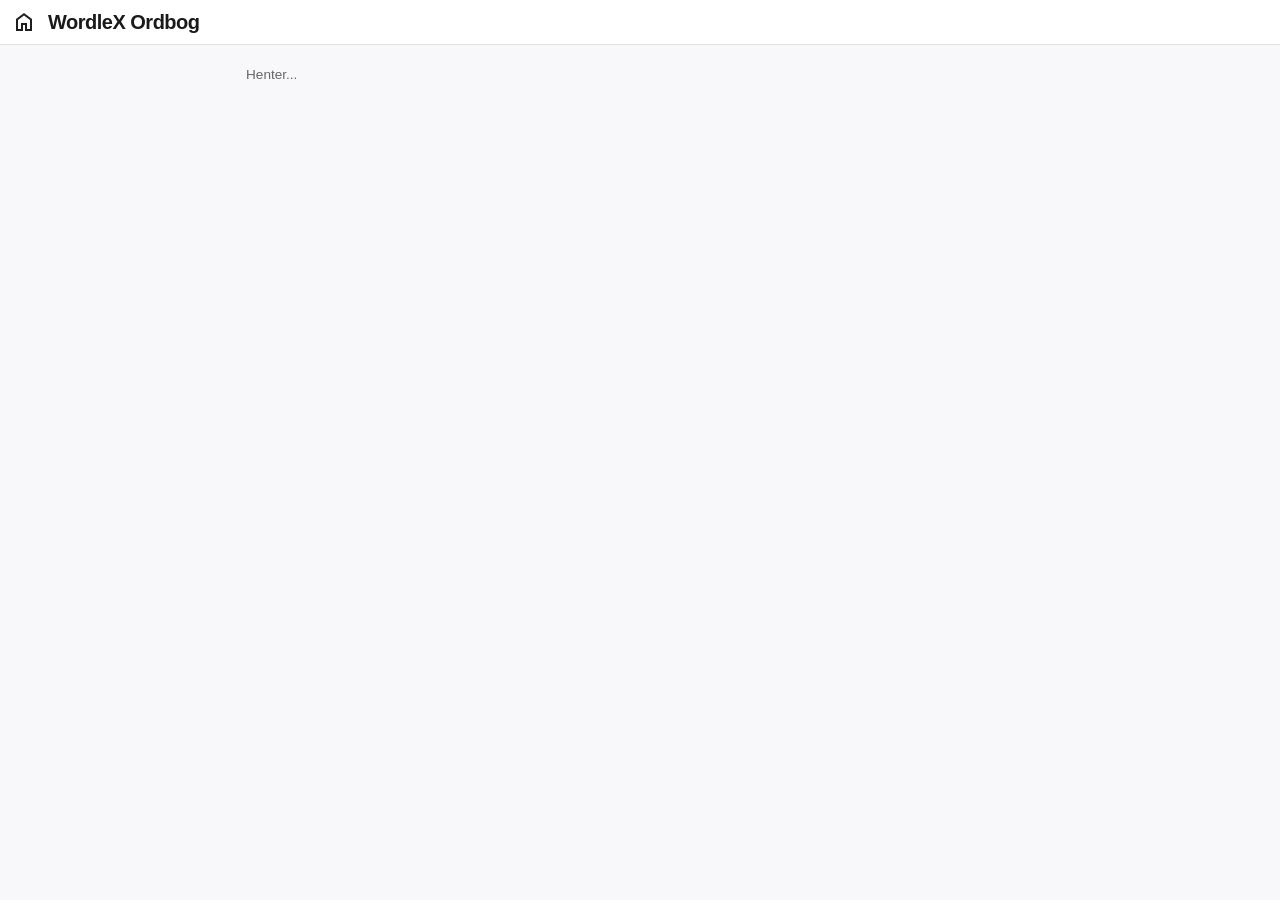
<file: ord/admin.html>
<!DOCTYPE html>
<html lang="da">
<head>
	<meta charset="UTF-8">
	<meta name="viewport" content="width=device-width, initial-scale=1.0">
	<title>WordleX Admin</title>
	<meta name="robots" content="noindex, nofollow">
	<link rel="icon" href="../favicon.ico">
	<link rel="stylesheet" href="ord.css">
</head>
<body data-page="admin">
	<header class="toolbar">
		<div class="toolbar-left">
			<a class="home-link" id="home-link" href="../" title="Til forsiden" aria-label="Til forsiden"></a>
			<h1><a href="index.html">WordleX Ordbog</a></h1>
		</div>
		<div class="toolbar-right" id="nav"></div>
	</header>

	<main id="main">
		<p class="muted">Henter...</p>
	</main>

	<script src="ord.js"></script>
	<script>
		const main = document.getElementById('main');

		async function load() {
			await loadMe();
			if (!me.is_admin) {
				main.innerHTML = '<p class="error">Kun for admin.</p>';
				return;
			}
			const data = await api('admin_overview');
			const open = data.reports.filter(r => r.status === 'open');
			const closed = data.reports.filter(r => r.status === 'closed');

			main.innerHTML = `
				<section>
					<h2>Åbne anmeldelser (${open.length})</h2>
					<div class="card scroll"><ul class="word-list">${open.length ? open.map(reportHtml).join('') : '<li class="muted">Ingen åbne anmeldelser.</li>'}</ul></div>
				</section>

				<section>
					<h2>Blokerede brugere</h2>
					<p class="muted" style="margin-bottom:8px;">Blokerede brugere kan stadig spille, men ikke redigere ord.</p>
					<div class="card">
						<div class="search" style="margin-bottom:10px;">
							<input type="text" id="block-user" placeholder="Brugernavn" style="text-transform:none;">
							<button class="btn btn-secondary" id="block">Bloker</button>
						</div>
						<ul class="missing-list">${data.blocked_users.map(u => `
							<li>${userLink(u)} <button class="link-btn" data-unblock="${esc(u)}">Ophæv blokering</button></li>`).join('') || '<li class="muted">Ingen</li>'}
						</ul>
					</div>
				</section>

				<section>
					<h2>Låste ord</h2>
					<p class="muted" style="margin-bottom:8px;">Lås et ord fra ordets egen side.</p>
					<div class="card scroll"><ul class="word-list">${data.locks.map(l => `
						<li>
							<div class="word-row"><a class="word" href="${wordUrl(l.word)}">${esc(l.word)}</a>
							<button class="link-btn" data-unlock="${esc(l.word)}">Lås op</button></div>
							<div class="edit-meta">Låst af ${userLink(l.locked_by)}, ${formatDate(l.locked_at)}</div>
							${l.reason ? `<div class="comment">${esc(l.reason)}</div>` : ''}
						</li>`).join('') || '<li class="muted">Ingen</li>'}
					</ul></div>
				</section>

				<section>
					<h2>Lukkede anmeldelser (30 dage)</h2>
					<div class="card scroll"><ul class="word-list">${closed.map(reportHtml).join('') || '<li class="muted">Ingen</li>'}</ul></div>
				</section>`;

			bindActions();
		}

		function reportHtml(r) {
			const target = r.edit_id
				? `Ændring af <a class="word" href="${wordUrl(r.word, r.edit_id)}">${esc(r.word)}</a> af ${userLink(r.reported_user)}
				   <div class="edit-meta">${changeText(r)}: ${esc(r.edit_comment)}</div>`
				: `Bruger ${userLink(r.reported_user)}`;
			const blockBtn = r.reported_user
				? `<button class="link-btn" data-block="${esc(r.reported_user)}" data-blocked="${r.reported_user_blocked ? 1 : 0}">
				   ${r.reported_user_blocked ? 'Ophæv blokering af' : 'Bloker'} ${esc(r.reported_user)}</button>` : '';
			const actions = r.status === 'open' ? `
				<div style="margin-top:8px;">
					<input type="text" id="res-${r.id}" placeholder="Note (valgfri)" style="width:100%; margin-bottom:6px;">
					<div class="history-actions">
						<button class="btn btn-small" data-resolve="${r.id}">Luk anmeldelsen</button>
						${blockBtn}
					</div>
				</div>` : `
				<div class="edit-meta">Lukket af ${userLink(r.resolved_by)}, ${formatDate(r.resolved_at)}${r.resolution ? ': ' + esc(r.resolution) : ''}</div>`;

			return `
				<li>
					<div>${target}</div>
					<div class="comment"><b>Begrundelse:</b> ${esc(r.reason)}</div>
					<div class="edit-meta">Anmeldt af ${userLink(r.reporter)}, ${formatDate(r.created_at)}</div>
					${actions}
				</li>`;
		}

		function bindActions() {
			main.querySelectorAll('[data-resolve]').forEach(b => b.addEventListener('click', async () => {
				await api('admin_resolve', { report_id: Number(b.dataset.resolve), resolution: document.getElementById('res-' + b.dataset.resolve).value });
				load();
			}));
			main.querySelectorAll('[data-block]').forEach(b => b.addEventListener('click', async () => {
				await api('admin_block', { username: b.dataset.block, blocked: b.dataset.blocked !== '1' });
				load();
			}));
			main.querySelectorAll('[data-unblock]').forEach(b => b.addEventListener('click', async () => {
				await api('admin_block', { username: b.dataset.unblock, blocked: false });
				load();
			}));
			main.querySelectorAll('[data-unlock]').forEach(b => b.addEventListener('click', async () => {
				await api('admin_lock', { word: b.dataset.unlock, locked: false });
				load();
			}));
			document.getElementById('block').addEventListener('click', async () => {
				const data = await api('admin_block', { username: document.getElementById('block-user').value.trim(), blocked: true });
				if (!data.success) alert('Brugeren findes ikke (eller er admin).');
				load();
			});
		}

		load();
	</script>
</body>
</html>
</file>
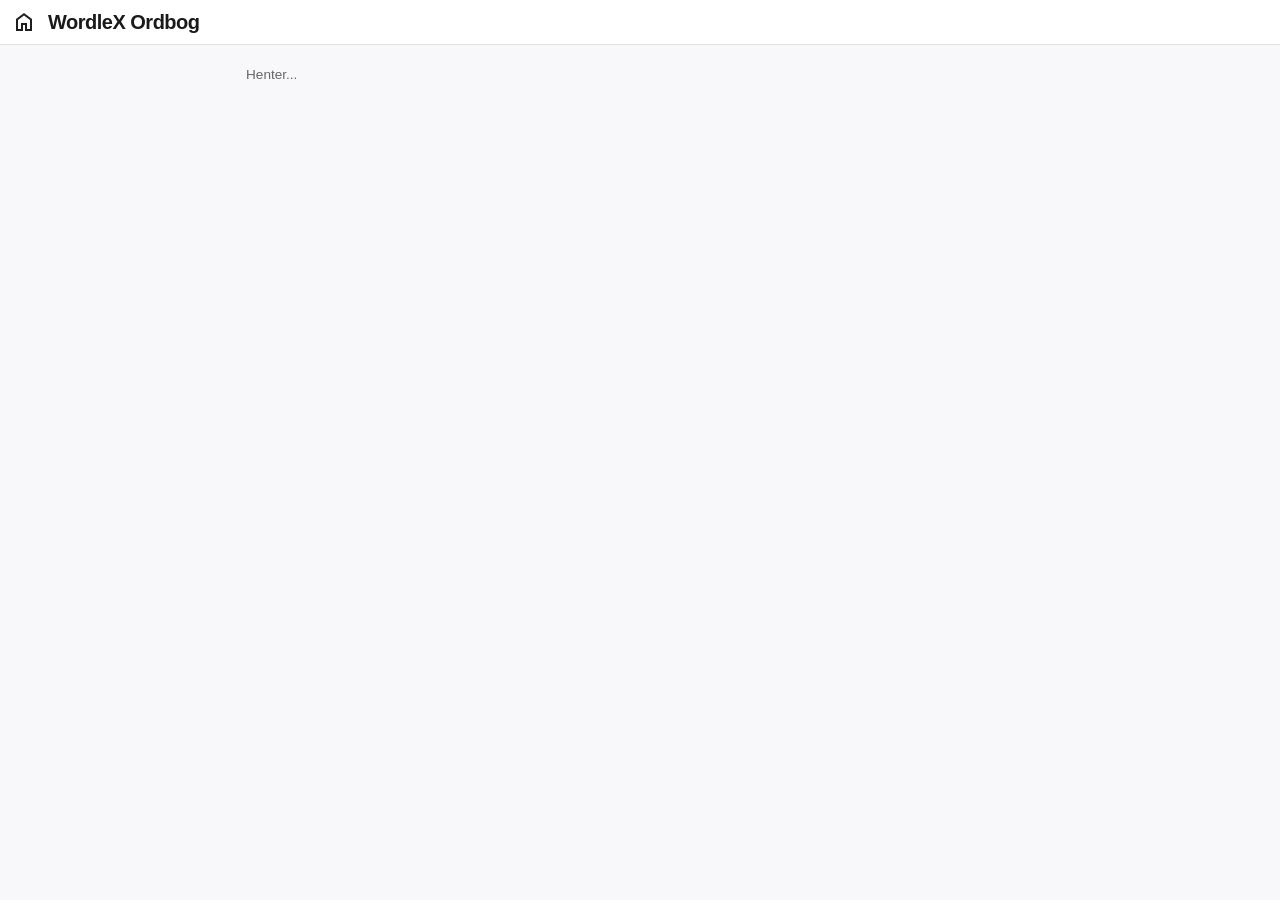
<file: ord/ord.html>
<!DOCTYPE html>
<html lang="da">
<head>
	<meta charset="UTF-8">
	<meta name="viewport" content="width=device-width, initial-scale=1.0">
	<title>WordleX Ordbog</title>
	<meta name="description" content="Se om ordet er med i WordleX, og om det kan være løsningsord.">
	<meta property="og:type" content="website">
	<meta property="og:site_name" content="WordleX">
	<meta property="og:locale" content="da_DK">
	<meta property="og:title" content="WordleX Ordbog">
	<meta property="og:description" content="Se om ordet er med i WordleX, og om det kan være løsningsord.">
	<meta property="og:image" content="https://wordlex.dk/wordlex.png">
	<meta property="og:image:width" content="896">
	<meta property="og:image:height" content="420">
	<meta property="og:image:alt" content="WordleX – dansk Wordle med 5 eller 6 bogstaver">
	<meta name="twitter:card" content="summary_large_image">
	<meta name="twitter:title" content="WordleX Ordbog">
	<meta name="twitter:description" content="Se om ordet er med i WordleX, og om det kan være løsningsord.">
	<meta name="twitter:image" content="https://wordlex.dk/wordlex.png">
	<link rel="icon" href="../favicon.ico">
	<link rel="apple-touch-icon" href="../favicon.ico">
	<link rel="stylesheet" href="ord.css">
</head>
<body data-page="ordbog-ord">
	<header class="toolbar">
		<div class="toolbar-left">
			<a class="home-link" id="home-link" href="../" title="Til forsiden" aria-label="Til forsiden"></a>
			<h1><a href="index.html">WordleX Ordbog</a></h1>
		</div>
		<div class="toolbar-right" id="nav"></div>
	</header>

	<main id="main">
		<p class="muted">Henter...</p>
	</main>

	<script src="ord.js"></script>
	<script>
		const word = (new URLSearchParams(location.search).get('ord') || '').trim().toUpperCase();
		const main = document.getElementById('main');
		let info = null;

		async function load() {
			await loadMe();
			info = await api('word', null, { word });
			if (!info.success) {
				main.innerHTML = `<p class="error">${esc(info.message)}</p><p><a href="index.html">Tilbage til ordbogen</a></p>`;
				return;
			}
			document.title = `${info.word} - WordleX Ordbog`;
			document.querySelector('meta[name=description]').content = `${info.word}: ${info.length} bogstaver. Se om ordet er med i WordleX ${info.length}, og om det kan være løsningsord.`;
			render();
			if (location.hash) document.querySelector(location.hash)?.scrollIntoView();
		}

		function render() {
			const exists = info.status !== null;
			const lock = info.lock;

			let html = `
				<section>
					<div class="word-row">
						<h2 class="word" style="font-size:1.8rem; margin:0;">${esc(info.word)}</h2>
						${exists ? statusBadge(info.status) : '<span class="badge badge-deleted">Findes ikke</span>'}
						${lock ? '<span class="badge badge-locked">Låst</span>' : ''}
					</div>
					<p class="muted">${info.length} bogstaver (WordleX ${info.length})${exists ? ' · ' + esc(STATUS_HELP[info.status]) : ''}</p>
					${info.missing_count > 0 ? `<p class="muted">Spillere har gættet ordet ${info.missing_count} gang${info.missing_count > 1 ? 'e' : ''}, uden at det fandtes i ordlisten.</p>` : ''}
					<p><a href="https://ordnet.dk/ddo/ordbog/${encodeURIComponent(info.word.toLowerCase())}" target="_blank" rel="noopener nofollow">Søg efter ${esc(info.word)} på Den Danske Ordbog</a></p>
				</section>`;

			if (lock) {
				html += `<div class="notice">Ordet er låst af admin${lock.reason ? ': ' + esc(lock.reason) : ''}. Det kan ikke redigeres.</div>`;
			}

			html += `<section class="card">${editFormHtml(exists, lock)}</section>`;

			if (info.is_admin) {
				html += `
					<section class="card" style="margin-top:16px;">
						<h2>Admin</h2>
						${lock
							? `<button class="btn btn-secondary" id="unlock">Lås op</button>`
							: `<input type="text" id="lock-reason" placeholder="Begrundelse (valgfri)" style="width:100%; margin-bottom:8px;">
							   <button class="btn btn-secondary" id="lock">Lås ordet</button>`}
					</section>`;
			}

			html += `<section style="margin-top:24px;"><h2>Historik</h2>`;
			if (info.history.length === 0) {
				html += `<p class="muted">Ingen spillere har ændret ordet endnu.</p>`;
			} else {
				html += `<div class="card scroll"><ul class="history">` + info.history.map(h => `
					<li id="e${h.id}">
						<div class="edit-meta">${changeText(h)} af ${userLink(h.username)}, ${formatDate(h.created_at)}</div>
						<div class="comment">${esc(h.comment)}</div>
						${me.logged_in && h.username !== me.username ? `
						<div class="history-actions">
							<button class="link-btn" data-report-edit="${h.id}">Anmeld ændringen</button>
							${h.username ? `<button class="link-btn" data-report-user="${esc(h.username)}">Anmeld brugeren</button>` : ''}
						</div>` : ''}
					</li>`).join('') + `</ul></div>`;
			}
			html += `</section>`;

			main.innerHTML = html;
			bindActions();
		}

		function editFormHtml(exists, lock) {
			const perm = info.permission;
			// Overskrift med forklaring af de tre statusser under
			const legend = '<ul class="status-legend">' + Object.keys(STATUS_HELP)
				.map(s => `<li>${statusBadge(s)} ${esc(STATUS_HELP[s])}</li>`).join('') + '</ul>';
			const heading = `<h2>${exists ? 'Skift status' : 'Foreslå eller afvis ordet'}</h2>` + legend;

			if (lock && !info.is_admin) {
				return `${heading}<p class="muted">Ordet er låst.</p>`;
			}
			if (!perm.can_edit) {
				const login = me.logged_in ? '' : ' <button class="link-btn" onclick="openLogin()">Log ind</button>';
				return `${heading}<p class="muted">${esc(perm.reason)}${login}</p>`;
			}

			const options = ['common', 'rare', 'deleted']
				.filter(s => s !== info.status)
				.map(s => `<label><input type="radio" name="status" value="${s}"> ${statusBadge(s)}</label>`).join('');

			return `
				${heading}
				${exists ? '<p class="muted">Vælg ny status og begrund ændringen.</p>' : ''}
				<div class="status-options">${options}</div>
				<textarea id="comment" maxlength="500" placeholder="Begrundelse (mindst ${me.min_comment_length} tegn)"></textarea>
				<div id="edit-error" class="error"></div>
				<div style="margin-top:8px;"><button class="btn" id="save">Gem</button></div>`;
		}

		function bindActions() {
			document.getElementById('save')?.addEventListener('click', async () => {
				const status = document.querySelector('input[name=status]:checked')?.value;
				const error = document.getElementById('edit-error');
				if (!status) { error.textContent = 'Vælg en status.'; return; }
				const data = await api('edit', { word: info.word, status, comment: document.getElementById('comment').value });
				if (data.success) location.href = 'index.html';
				else error.textContent = data.message;
			});
			document.getElementById('lock')?.addEventListener('click', async () => {
				await api('admin_lock', { word: info.word, locked: true, reason: document.getElementById('lock-reason').value });
				load();
			});
			document.getElementById('unlock')?.addEventListener('click', async () => {
				await api('admin_lock', { word: info.word, locked: false });
				load();
			});
			main.querySelectorAll('[data-report-edit]').forEach(b =>
				b.addEventListener('click', () => openReport({ edit_id: Number(b.dataset.reportEdit) })));
			main.querySelectorAll('[data-report-user]').forEach(b =>
				b.addEventListener('click', () => openReport({ username: b.dataset.reportUser })));
		}

		load();
	</script>
</body>
</html>
</file>
<file: ord/ord.css>
/* ord.css - fælles stil for ordbogens sider (samme farver som spillet) */
:root {
	--color-correct: #4caf50;
	--color-present: #fbc02d;
	--color-absent: #757575;
	--color-deleted: #e53935;
	--color-bg: #f8f8fb;
	--color-text: #1a1a1a;
	--color-muted: #666;
	--color-line: #e0e0e0;
	--color-focus: #2196f3;
}

* { box-sizing: border-box; margin: 0; padding: 0; }

body {
	font-family: -apple-system, BlinkMacSystemFont, "Segoe UI", Roboto, sans-serif;
	background: var(--color-bg);
	color: var(--color-text);
	line-height: 1.5;
}

a { color: var(--color-focus); text-decoration: none; }
a:hover { text-decoration: underline; }

/* Fælles toolbar for forside, ordbog og statistik (samme opbygning som i spillene):
   hus-ikon og titel til venstre, brugernavn og menu til højre. Menuen bygges i ord.js. */
.toolbar { display: flex; justify-content: space-between; align-items: center; gap: 8px; padding: 6px 12px; background: #fff; border-bottom: 1px solid var(--color-line); }
.toolbar-left { display: flex; align-items: center; gap: 8px; flex-shrink: 0; }
.toolbar h1 { font-size: 1.25rem; font-weight: 800; letter-spacing: -0.5px; white-space: nowrap; }
.toolbar h1 a { color: inherit; }
.toolbar h1 a:hover { text-decoration: none; }
.home-link { display: block; width: 32px; height: 32px; margin-left: -4px; border-radius: 4px; background: url("data:image/svg+xml,%3Csvg xmlns='http://www.w3.org/2000/svg' height='24' viewBox='0 -960 960 960' width='24' fill='%231f1f1f'%3E%3Cpath d='M240-200h120v-240h240v240h120v-360L480-740 240-560v360Zm-80 80v-480l320-240 320 240v480H520v-240h-80v240H160Zm320-350Z'/%3E%3C/svg%3E") center no-repeat; }
.home-link:hover { background-color: #f0f0f5; }
.toolbar-right { position: relative; display: flex; align-items: center; gap: 4px; min-width: 0; }
.toolbar-user { min-width: 0; max-width: 140px; overflow: hidden; text-overflow: ellipsis; white-space: nowrap; font: inherit; font-size: 0.8rem; font-weight: 600; color: var(--color-focus); background: none; border: none; cursor: pointer; }
.menu-btn { display: flex; flex-shrink: 0; background: none; border: none; cursor: pointer; padding: 4px; border-radius: 4px; }
.menu-btn:hover { background: #f0f0f5; }
.dropdown { display: none; position: absolute; top: 100%; right: 0; margin-top: 4px; min-width: 190px; background: #fff; border-radius: 8px; box-shadow: 0 4px 12px rgba(0,0,0,0.15); overflow: hidden; z-index: 20; }
.dropdown.active { display: block; }
.dropdown button, .dropdown a { display: block; width: 100%; text-align: left; padding: 10px 14px; background: none; border: none; border-bottom: 1px solid #f0f0f0; font: inherit; font-size: 0.9rem; font-weight: 600; color: var(--color-text); cursor: pointer; }
.dropdown a:hover, .dropdown button:hover { background: #f5f5f8; text-decoration: none; }
.dropdown hr { border: none; border-top: 4px solid #f5f5f8; margin: 0; }

main { max-width: 820px; margin: 0 auto; padding: 20px 16px 48px; }
section { margin-bottom: 28px; }
h2 { font-size: 1.1rem; margin-bottom: 10px; }
p + p { margin-top: 8px; }
.muted { color: var(--color-muted); font-size: 0.85rem; }
.notice { background: #fff8e1; border: 1px solid #ffe082; border-radius: 8px; padding: 10px 12px; font-size: 0.9rem; margin-bottom: 14px; }
.error { color: var(--color-deleted); font-size: 0.9rem; margin-top: 6px; }

.card { background: #fff; border: 1px solid var(--color-line); border-radius: 10px; padding: 14px 16px; }

input[type=text], input[type=password], input[type=search], select, textarea {
	font: inherit; font-size: 16px; padding: 8px 10px;
	border: 1px solid #ccc; border-radius: 6px; background: #fff; color: inherit;
}
textarea { width: 100%; min-height: 80px; resize: vertical; }
.btn { font: inherit; font-weight: 700; font-size: 0.9rem; padding: 8px 14px; border: none; border-radius: 6px; cursor: pointer; background: var(--color-focus); color: #fff; }
.btn-secondary { background: #e2e4e9; color: var(--color-text); }
.btn-small { padding: 4px 10px; font-size: 0.8rem; }
.btn:disabled { opacity: 0.5; cursor: default; }
.link-btn { background: none; border: none; color: var(--color-focus); font: inherit; font-size: 0.8rem; cursor: pointer; padding: 0; }
.link-btn:hover { text-decoration: underline; }

.search { display: flex; gap: 8px; }
.search input { flex: 1; min-width: 0; text-transform: uppercase; }
.search input::placeholder { text-transform: none; }
.filters { display: flex; gap: 8px; flex-wrap: wrap; margin-bottom: 12px; align-items: center; }

.badge { display: inline-block; padding: 1px 8px; border-radius: 10px; font-size: 0.75rem; font-weight: 700; color: #fff; white-space: nowrap; }
.badge-common { background: var(--color-correct); }
.badge-rare { background: var(--color-present); color: #1a1a1a; }
.badge-deleted { background: var(--color-absent); }
.badge-new { background: var(--color-focus); }
.badge-locked { background: #424242; }

.word { font-weight: 800; letter-spacing: 2px; }

.word-list { list-style: none; }
.word-list > li { padding: 12px 0; border-bottom: 1px solid var(--color-line); }
.word-list > li:last-child { border-bottom: none; }
.word-row { display: flex; align-items: center; gap: 8px; flex-wrap: wrap; }
.word-row .word { font-size: 1.05rem; }
.edit-meta { font-size: 0.8rem; color: var(--color-muted); }
.comment { margin-top: 4px; font-size: 0.9rem; white-space: pre-wrap; overflow-wrap: anywhere; }

.history { list-style: none; }
.history > li { padding: 12px 0; border-bottom: 1px solid var(--color-line); }
.history > li:last-child { border-bottom: none; }
.history > li:target { background: #e3f2fd; border-radius: 6px; padding: 12px 8px; }
.history-actions { margin-top: 4px; display: flex; gap: 12px; }

.status-legend { padding-left: 20px; margin: 8px 0 16px; font-size: 0.9rem; }
.status-legend li { margin-bottom: 4px; }
.status-options { display: flex; gap: 14px; flex-wrap: wrap; margin: 8px 0 10px; }
.status-options label { display: flex; align-items: center; gap: 6px; cursor: pointer; }

/* Lange lister scroller inde i kortet i stedet for at gøre siden meget lang */
.scroll { max-height: min(65vh, 600px); overflow-y: auto; overscroll-behavior: contain; }
.scroll-short { max-height: 340px; }
.scroll > h3 { position: sticky; top: -14px; background: #fff; padding: 2px 0; }

.columns { display: grid; grid-template-columns: 1fr 1fr; gap: 16px; }
.missing-list { list-style: none; font-size: 0.9rem; }
.missing-list li { display: flex; justify-content: space-between; padding: 3px 0; }

.modal-overlay { position: fixed; inset: 0; background: rgba(0,0,0,0.4); display: flex; align-items: center; justify-content: center; padding: 16px; z-index: 10; }
.modal { background: #fff; border-radius: 12px; padding: 18px; width: 100%; max-width: 380px; max-height: 85vh; overflow-y: auto; }
.modal-wide { max-width: 480px; }
.modal h3 { margin-bottom: 10px; }
.modal input, .modal textarea { width: 100%; margin-bottom: 8px; }
.modal-buttons { display: flex; gap: 8px; justify-content: flex-end; margin-top: 6px; }

@media (max-width: 560px) {
	.columns { grid-template-columns: 1fr; }
	.toolbar h1 { font-size: 1.1rem; }
	.toolbar-user { max-width: 90px; }
}
</file>
